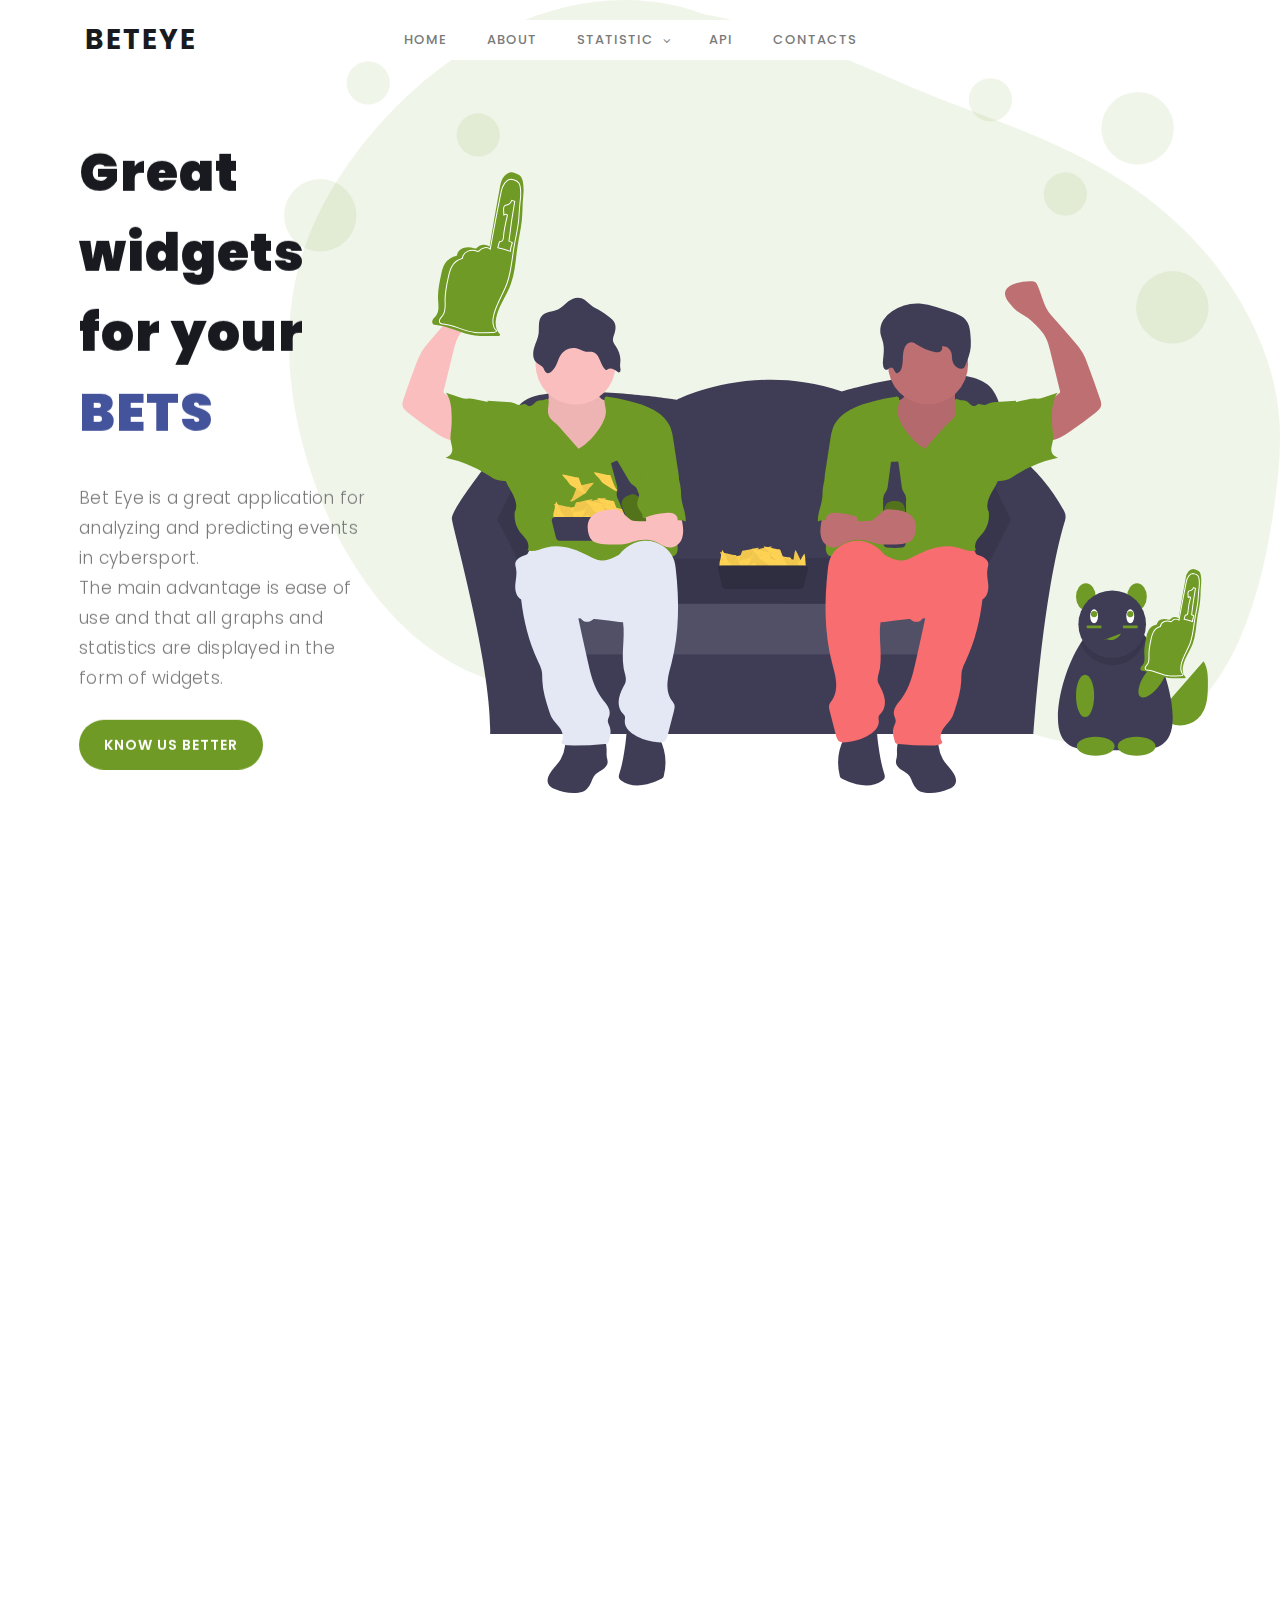
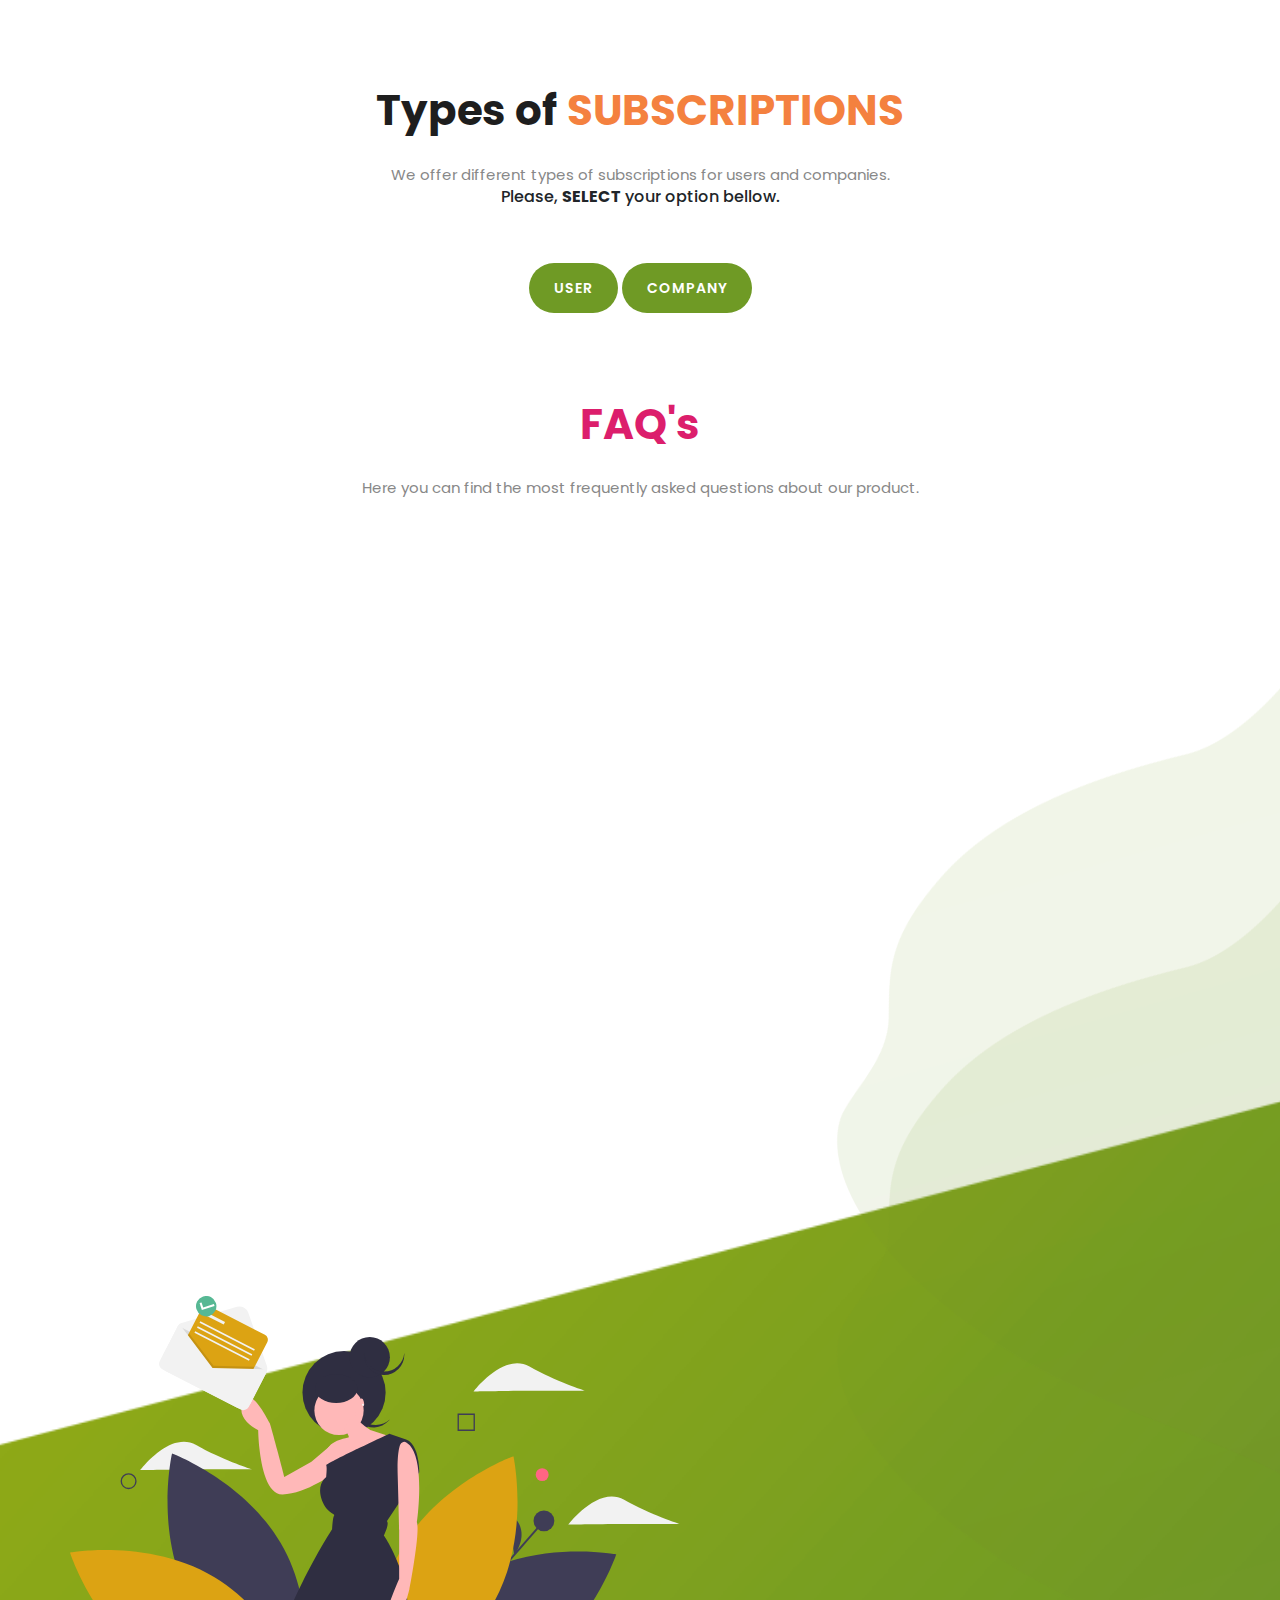
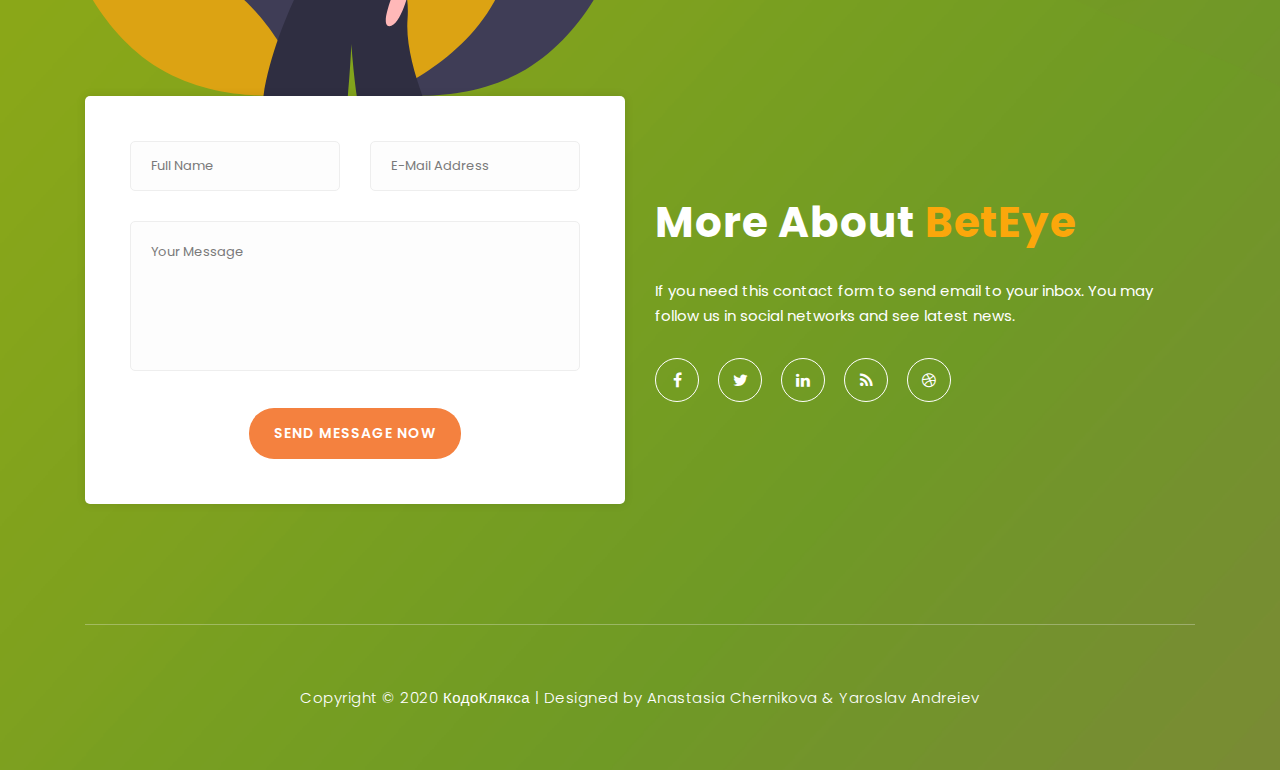
<file: index.html>
<!DOCTYPE html>
<html lang="en">

<head>

    <meta charset="utf-8">
    <meta name="viewport" content="width=device-width, initial-scale=1, shrink-to-fit=no">
    <meta name="description" content="">
    <meta name="author" content="КодоКлякса">
    <link href="https://fonts.googleapis.com/css?family=Poppins:100,200,300,400,500,600,700,800,900&display=swap" rel="stylesheet">

    <title>Bet Eye</title>
<!--

Lava Landing Page

https://templatemo.com/tm-540-lava-landing-page

-->

    <!-- Additional CSS Files -->
    <link rel="stylesheet" type="text/css" href="assets/css/bootstrap.min.css">

    <link rel="stylesheet" type="text/css" href="assets/css/font-awesome.css">

    <link rel="stylesheet" href="assets/css/templatemo-lava.css">

    <link rel="stylesheet" href="assets/css/owl-carousel.css">

</head>

<body>

    <!-- ***** Preloader Start ***** -->
    <div id="preloader">
        <div class="jumper">
            <div></div>
            <div></div>
            <div></div>
        </div>
    </div>
    <!-- ***** Preloader End ***** -->


    <!-- ***** Header Area Start ***** -->
    <header class="header-area header-sticky">
        <div class="container">
            <div class="row">
                <div class="col-12">
                    <nav class="main-nav">
                        <!-- ***** Logo Start ***** -->
                        <a href="index.html" class="logo">
                            BetEye
                        </a>
                        <!-- ***** Logo End ***** -->
                        <!-- ***** Menu Start ***** -->
                        <ul class="nav">
                            <li><a href="index.html" class="menu-item">Home</a></li>
                            <li class="scroll-to-section"><a href="#promotion" class="menu-item">About</a></li>
                            <li class="submenu">
                                <a href="javascript:;">Statistic</a>
                                <ul>
                                    <li><a href="statistic-cs-go.html">CS GO</a></li>
                                    <li><a href="statistic-dota.html">Dota 2 (Coming Soon)</a></li>
                                </ul>
                            </li>
                            <li><a href="comming-soon.html">API</a></li>
                            <li class="scroll-to-section"><a href="#contact-us" class="menu-item">Contacts</a></li>

                        </ul>
                        <a class='menu-trigger'>
                            <span>Menu</span>
                        </a>
                        <!-- ***** Menu End ***** -->
                    </nav>
                </div>
            </div>
        </div>
    </header>
    <!-- ***** Header Area End ***** -->


    <!-- ***** Welcome Area Start ***** -->
    <div class="welcome-area" id="welcome">

        <!-- ***** Header Text Start ***** -->
        <div class="header-text">
            <div class="container">
                <div class="row">
                    <div class="left-text col-lg-6 col-md-12 col-sm-12 col-xs-12"
                        data-scroll-reveal="enter left move 30px over 0.6s after 0.4s">
                        <h1>Great widgets for your <em>BETS</em></h1>
                        <p>Bet Eye is a great application for analyzing and predicting events in cybersport.<br>
                           The main advantage is ease of use and that all graphs and statistics are displayed in the form of widgets.</p> 
                        <a href="#promotion"  class="main-button-slider">KNOW US BETTER</a>
                    </div>
                </div>
            </div>
        </div>
        <!-- ***** Header Text End ***** -->
    </div>
    <!-- ***** Welcome Area End ***** -->

    <!-- ***** Features Big Item Start ***** -->
    <section class="section" id="promotion">
        <div class="container">
            <div class="row">
                <div class="left-image col-lg-5 col-md-12 col-sm-12 mobile-bottom-fix-big"
                    data-scroll-reveal="enter left move 30px over 0.6s after 0.4s">
                    <img src="assets/images/left-image.png" class="rounded img-fluid d-block mx-auto" alt="App">
                </div>
                <div class="right-text offset-lg-1 col-lg-6 col-md-12 col-sm-12 mobile-bottom-fix">
                    <ul>
                        <li data-scroll-reveal="enter right move 30px over 0.6s after 0.4s">
                            <img src="assets/images/graph.svg" alt="" height="160px">
                            <div class="text">
                                <h4>Simple&Interesting Statistic</h4>
                                <p>Forget about conservative tables with lots of notation. Now you can get the information in cool forms of visualization in seconds. </p>
                            </div>
                        </li>
                        <li data-scroll-reveal="enter right move 30px over 0.6s after 0.5s">
                            <img src="assets/images/graph2.svg" alt="" height="162px">
                            <div class="text">
                                <h4>Best Games in Cybersport</h4>
                                <p>We collect only the best data on trend events in cybersport. Therefore, with us you will always be able to analyze your bets and use prediction algorithms.</p>
                            </div>
                        </li>
                        <li data-scroll-reveal="enter right move 30px over 0.6s after 0.6s">
                            <img src="assets/images/graph3.svg" alt="" height="140px">
                            <div class="text">
                                <h4>Easy integration to your App</h4>
                                <p>Our main product is widgets. We will be happy to help for bookmaker company which looking for trending tools for its app. BetEye is your best solution.</p>
                            </div>
                        </li>
                    </ul>
                </div>
            </div>
        </div>
    </section>
    <!-- ***** Features Big Item End ***** -->
    <!-- ***** Subsriptions *****-->


     <div style="margin-top: 500px" class="right-image-decor"></div>

    <!-- ***** Testimonials Starts ***** -->
    <section class="section" id="subscriptions">
        <div class="container">
            <div class="row">
                <div class="col-lg-8 offset-lg-2">
                    <div class="center-heading">
                        <h2>Types of <em>SUBSCRIPTIONS</em></h2>
                        <p> We offer different types of subscriptions for users and companies.<br> </p>
                        <div class="text-center">
                                <h6>Please, <b> SELECT </b>  your option bellow.</h6>   
                        </div>
                       
                </div>  
            </div>
        </div>
             <div  class="text-center">
            <a style="color: white !important" class="main-button-slider" onclick="openCity(event, 'Paris')"> User</a> 
            <a style="color: white !important" class="main-button-slider" onclick="openCity(event, 'London')"> Company</a> 
             </div>
        
<div id="London" class="tabcontent">
<section class="section" id="about">
        <div class="container">
            <div class="row">
                <div class="col-lg-4 col-md-6 col-sm-12 col-xs-12">
                    <div class="features-item">
                        <div class="features-icon">
                            <h2 style="color: rgba( 241, 85, 106, 0.5 ); !important"> 01</h2>
                            <img src="assets/images/eye11.png" alt="">
                            <h4>One Eye</h4>
                            <p>You have the opportunity to place a widget in your product and use the demo version for 14 days. </p>
                            <a href="comming-soon.html" class="main-button">
                                 GET FREE
                            </a>
                        </div>
                    </div>
                </div>
                <div class="col-lg-4 col-md-6 col-sm-12 col-xs-12">
                    <div class="features-item">
                        <div class="features-icon">
                            <h2 style="color: rgba( 241, 85, 106, 0.5 ) !important">02</h2>
                            <img src="assets/images/eye22.png" alt="">
                            <h4>Two Eyes</h4>
                            <p>You get amazing widgets with cybersport statistic and its documentation. </p>
                            <a href="comming-soon.html" class="main-button">
                                Buy 15$ per month
                            </a>
                        </div>
                    </div>
                </div>
                <div class="col-lg-4 col-md-6 col-sm-12 col-xs-12">
                    <div class="features-item">
                        <div class="features-icon">
                            <h2 style="color: rgba( 241, 85, 106, 0.5 ) !important">03</h2>
                            <img src="assets/images/eye33.png" alt="" height="247 px" style="margin-top: 25px">
                            <h4>Three Eyes</h4>
                            <p>You have an opportunity of customization your widgets and unlimited support 24/7 .</p>
                            <a href="comming-soon.html" class="main-button">
                                Buy 24$ per month
                            </a>
                        </div>
                    </div>
                </div>
            </div>
        </div>
    </section>
</div>

<div id="Paris" class="tabcontent">
<section class="section" id="about">
        <div class="container">
            <div class="row">
                <div class="col-lg-4 col-md-6 col-sm-12 col-xs-12">
                    <div class="features-item">
                        <div class="features-icon">
                            <h2>01</h2>
                            <img src="assets/images/eye1.png" alt="">
                            <h4>One Eye</h4>
                            <p>You get a basic package of charts and plots. Also you have access to information about cybersport events.</p>
                            <a href="comming-soon.html" class="main-button">
                                 GET FREE
                            </a>
                        </div>
                    </div>
                </div>
                <div class="col-lg-4 col-md-6 col-sm-12 col-xs-12">
                    <div class="features-item">
                        <div class="features-icon">
                            <h2>02</h2>
                            <img src="assets/images/eye2.png" alt="" height="297 px">
                            <h4>Two Eyes</h4>
                            <p>You get an extended package of interactive infographics and statistics in cybersport </p>
                            <a href="comming-soon.html" class="main-button">
                                Buy 5$ per month
                            </a>
                        </div>
                    </div>
                </div>
                <div class="col-lg-4 col-md-6 col-sm-12 col-xs-12">
                    <div class="features-item">
                        <div class="features-icon">
                            <h2>03</h2>
                            <img src="assets/images/eye3.png" alt="" height="247 px" style="margin-top: 25px">
                            <h4>Three Eyes</h4>
                            <p>You get unlimited access to all kinds of visualized statistics and can view predictions of cybersport events</p>
                            <a href="comming-soon.html" class="main-button">
                                Buy 8$ per month
                            </a>
                        </div>
                    </div>
                </div>
            </div>
        </div>
    </section>
</div>
</section>

<script>
function openCity(evt, cityName) {
    var i, tabcontent, tablinks;
    tabcontent = document.getElementsByClassName("tabcontent");
    for (i = 0; i < tabcontent.length; i++) {
        tabcontent[i].style.display = "none";
    }
    tablinks = document.getElementsByClassName("tablinks");
    for (i = 0; i < tablinks.length; i++) {
        tablinks[i].className = tablinks[i].className.replace(" active", "");
    }
    document.getElementById(cityName).style.display = "block";
    evt.currentTarget.className += " active";
}
</script>


    <div style="margin-top: 500px" class="right-image-decor"></div>

    <!-- ***** Testimonials Starts ***** -->
    <section class="section" id="testimonials">
        <div class="container">
            <div class="row">
                <div class="col-lg-8 offset-lg-2">
                    <div class="center-heading">
                        <h2><em style="color: #dc1e6c !important" >FAQ's</em></h2>
                        <p>Here you can find the most frequently asked questions about our product.</p>
                    </div>
                </div>
                <div class="col-lg-10 col-md-12 col-sm-12 mobile-bottom-fix-big"
                    data-scroll-reveal="enter left move 30px over 0.6s after 0.4s">
                    <div class="owl-carousel owl-theme">
                        <div class="item service-item">
                            <div class="testimonial-content">
                                <h4>Is your iframe responsive?</h4>
                                <p>“Yes, it is adaptive to most web application. We also provide technical support to our users.”</p>
                               
                            </div>
                        </div>
                        <div class="item service-item">
                            <div class="testimonial-content">
                                <h4>How many types of subscriptions are there?</h4>
                                <p>“There are 6 types of subscriptions: for users and for companies.”</p>
                            </div>
                        </div>
                        <div class="item service-item">
                            <div class="testimonial-content">
                                <h4>For what cybersport events can I find statistics on?</h4>
                                <p>“Now we specialize in Dota and CS:GO, but soon you can find more info.”</p>
                
                            </div>
                        </div>
                        <div class="item service-item">
                            <div class="testimonial-content">
                                <h4>Are your tables and graphics interactive?</h4>
                                <p>"Yes, of course, this is our main advantage and benefit."</p>
                            </div>
                        </div>
                    </div>
                </div>
            </div>
        </div>
    </section>
    <!-- ***** Testimonials Ends ***** -->


    <!-- ***** Footer Start ***** -->
    <footer id="contact-us">
        <div class="container">
            <div class="footer-content">
                <div class="row">
                    <img src="assets/images/happynews.svg" alt="" height="400 px" >
                    <!-- ***** Contact Form Start ***** -->
                    <div class="col-lg-6 col-md-12 col-sm-12">
                        <div class="contact-form">
                            <form id="contact" action="" method="post">
                                <div class="row">
                                    <div class="col-md-6 col-sm-12">
                                        <fieldset>
                                            <input name="name" type="text" id="name" placeholder="Full Name" required=""
                                                style="background-color: rgba(250,250,250,0.3);">
                                        </fieldset>
                                    </div>
                                    <div class="col-md-6 col-sm-12">
                                        <fieldset>
                                            <input name="email" type="text" id="email" placeholder="E-Mail Address"
                                                required="" style="background-color: rgba(250,250,250,0.3);">
                                        </fieldset>
                                    </div>
                                    <div class="col-lg-12">
                                        <fieldset>
                                            <textarea name="message" rows="6" id="message" placeholder="Your Message"
                                                required="" style="background-color: rgba(250,250,250,0.3);"></textarea>
                                        </fieldset>
                                    </div>
                                    <div class="col-lg-12">
                                        <fieldset>
                                            <button type="submit" id="form-submit" class="main-button" >Send Message Now</button>
                                        </fieldset>
                                    </div>
                                </div>
                            </form>
                        </div>
                    </div>
                    <!-- ***** Contact Form End ***** -->
                    <div class="right-content col-lg-6 col-md-12 col-sm-12">
                        
                        <h2>More About <em>BetEye</em></h2>
                        <p>If you need this contact form to send email to your inbox. You may follow us in social networks
                            and see latest news.</p>
                        <ul class="social">
                            <li><a href="#"><i class="fa fa-facebook"></i></a></li>
                            <li><a href="#"><i class="fa fa-twitter"></i></a></li>
                            <li><a href="#"><i class="fa fa-linkedin"></i></a></li>
                            <li><a href="#"><i class="fa fa-rss"></i></a></li>
                            <li><a href="#"><i class="fa fa-dribbble"></i></a></li>
                        </ul>
                    </div>
                </div>
            </div>
            <div class="row">
                <div class="col-lg-12">
                    <div class="sub-footer">
                        <p>Copyright &copy; 2020 КодоКлякса

                        | Designed by Anastasia Chernikova & Yaroslav Andreiev</a></p>
                    </div>
                </div>
            </div>
        </div>
    </footer>

    <!-- jQuery -->
    <script src="assets/js/jquery-2.1.0.min.js"></script>

    <!-- Bootstrap -->
    <script src="assets/js/popper.js"></script>
    <script src="assets/js/bootstrap.min.js"></script>

    <!-- Plugins -->
    <script src="assets/js/owl-carousel.js"></script>
    <script src="assets/js/scrollreveal.min.js"></script>
    <script src="assets/js/waypoints.min.js"></script>
    <script src="assets/js/jquery.counterup.min.js"></script>
    <script src="assets/js/imgfix.min.js"></script>

    <!-- Global Init -->
    <script src="assets/js/custom.js"></script>

</body>
</html>
</file>
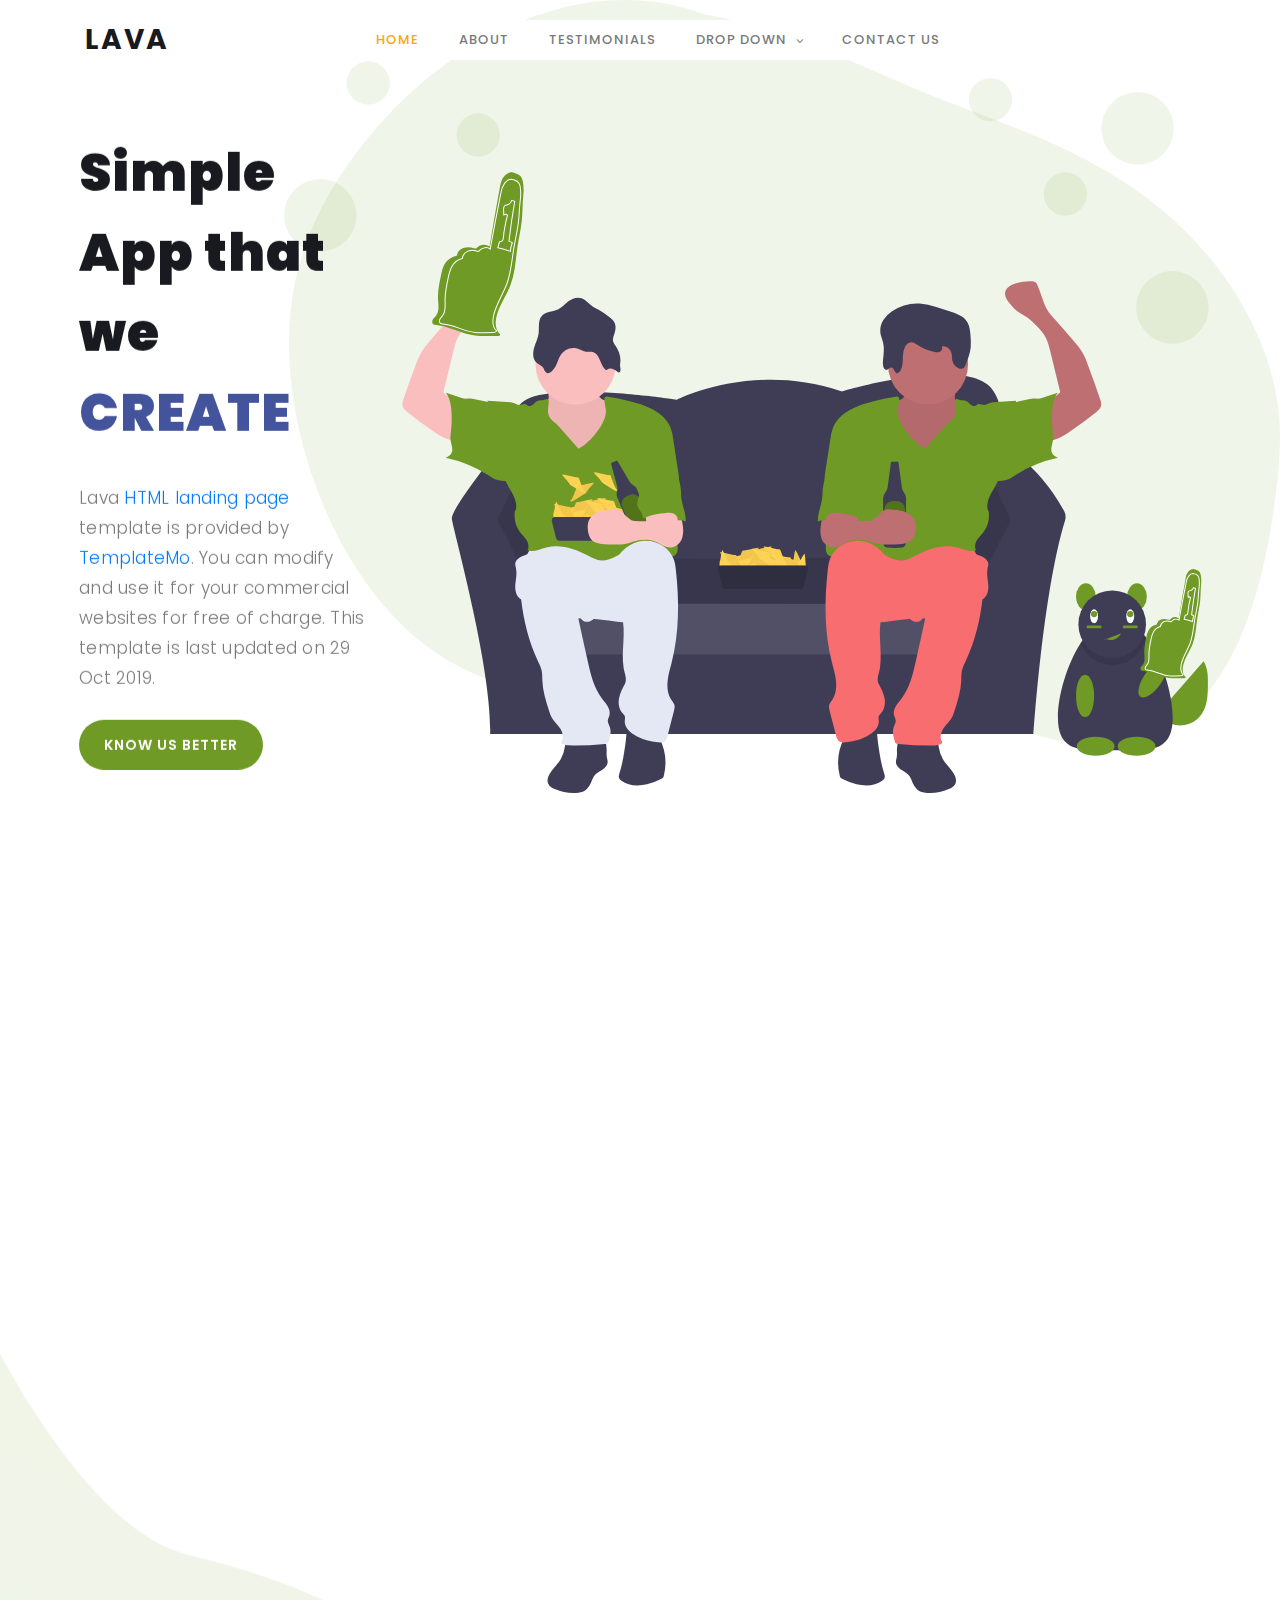
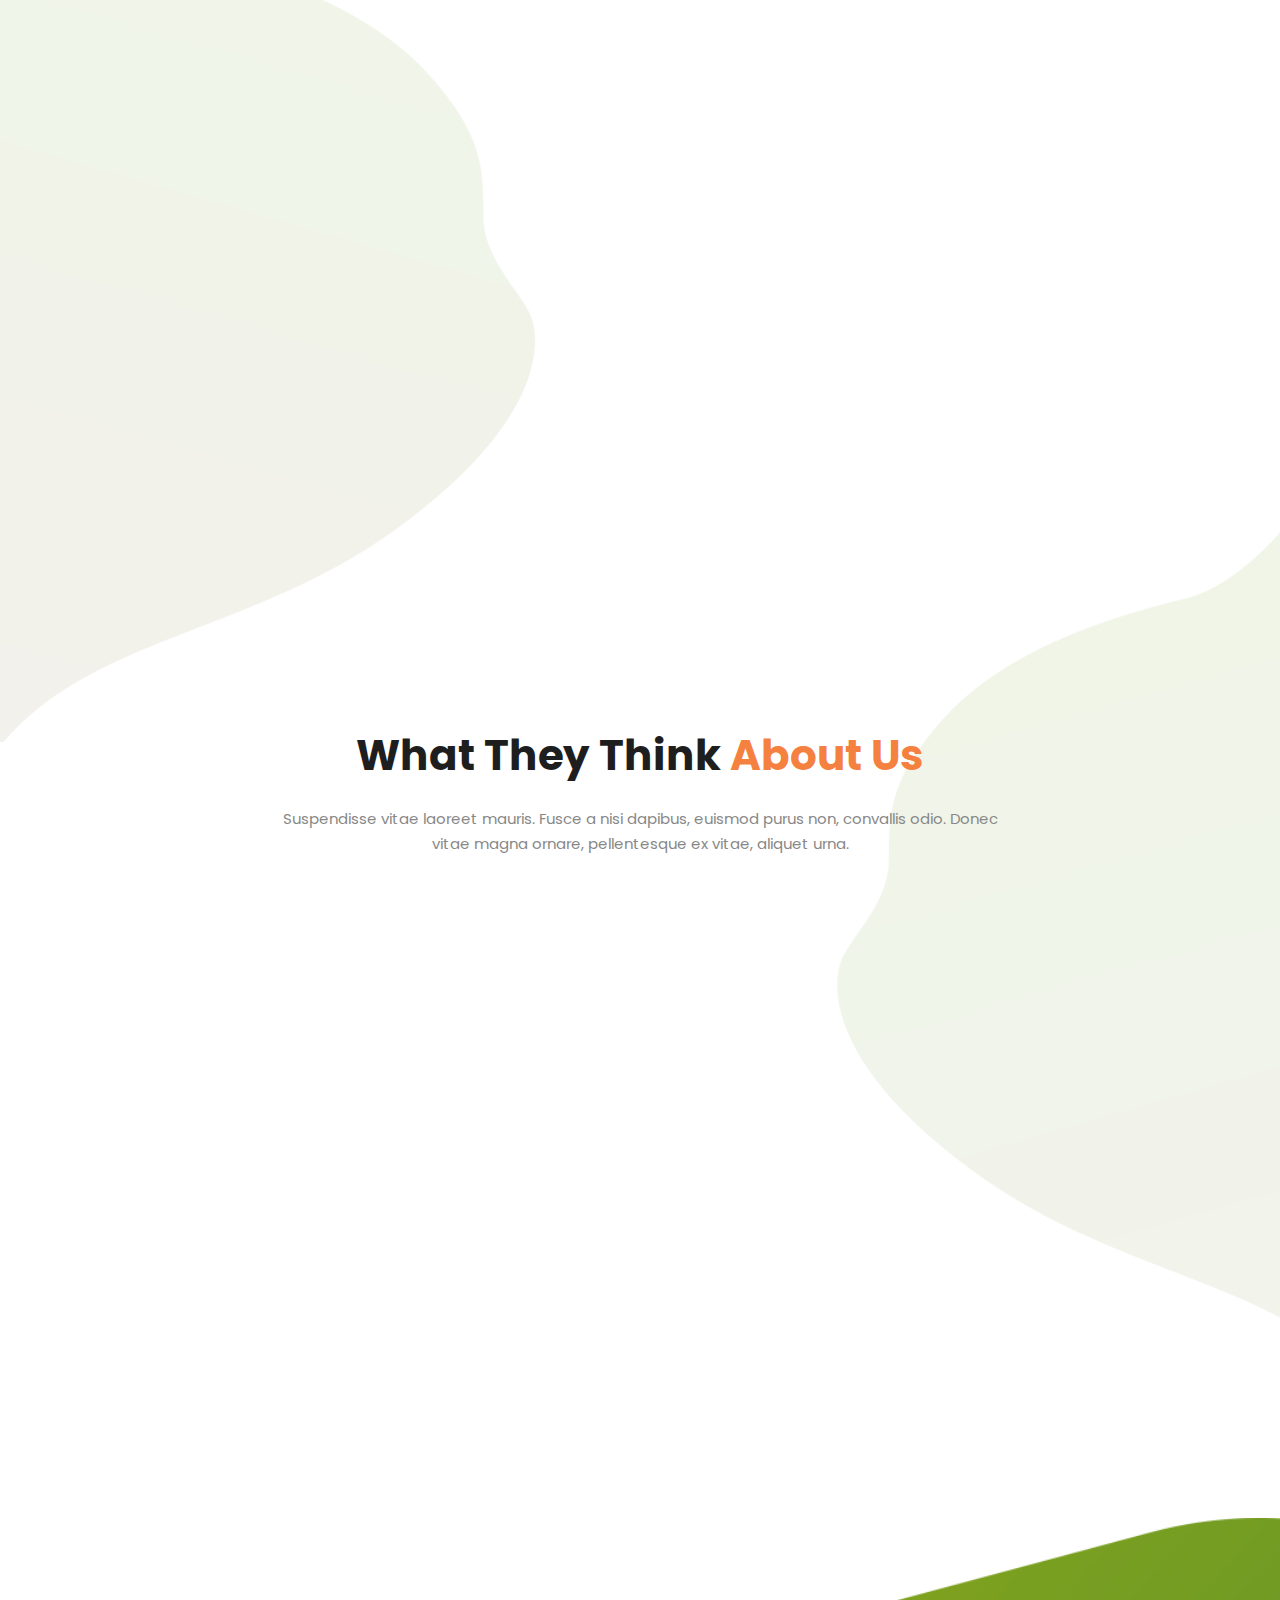
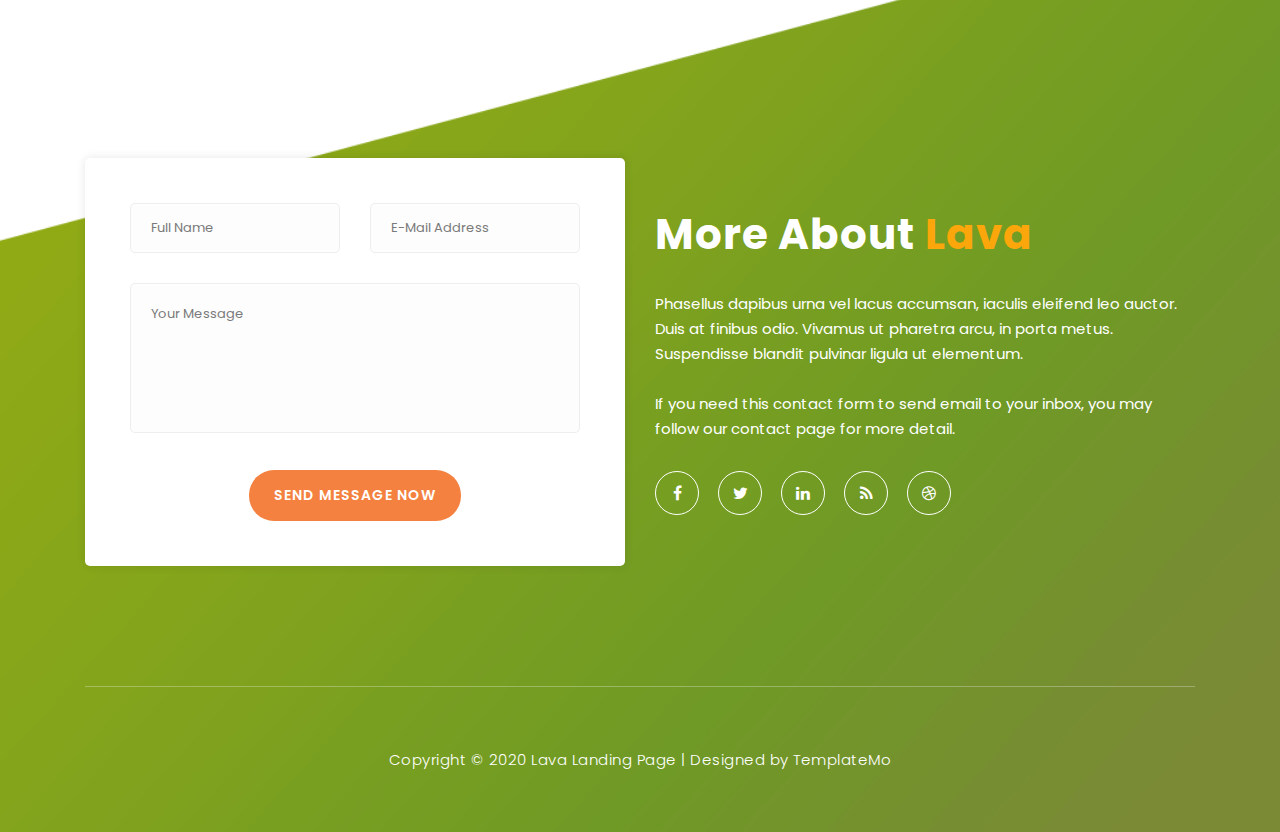
<file: contacts.html>
<!DOCTYPE html>
<html lang="en">

<head>

    <meta charset="utf-8">
    <meta name="viewport" content="width=device-width, initial-scale=1, shrink-to-fit=no">
    <meta name="description" content="">
    <meta name="author" content="TemplateMo">
    <link href="https://fonts.googleapis.com/css?family=Poppins:100,200,300,400,500,600,700,800,900&display=swap" rel="stylesheet">

    <title>Lava Landing Page HTML Template</title>
<!--

Lava Landing Page

https://templatemo.com/tm-540-lava-landing-page

-->

    <!-- Additional CSS Files -->
    <link rel="stylesheet" type="text/css" href="assets/css/bootstrap.min.css">

    <link rel="stylesheet" type="text/css" href="assets/css/font-awesome.css">

    <link rel="stylesheet" href="assets/css/templatemo-lava.css">

    <link rel="stylesheet" href="assets/css/owl-carousel.css">

</head>

<body>

    <!-- ***** Preloader Start ***** -->
    <div id="preloader">
        <div class="jumper">
            <div></div>
            <div></div>
            <div></div>
        </div>
    </div>
    <!-- ***** Preloader End ***** -->


    <!-- ***** Header Area Start ***** -->
    <header class="header-area header-sticky">
        <div class="container">
            <div class="row">
                <div class="col-12">
                    <nav class="main-nav">
                        <!-- ***** Logo Start ***** -->
                        <a href="index.html" class="logo">
                            Lava
                        </a>
                        <!-- ***** Logo End ***** -->
                        <!-- ***** Menu Start ***** -->
                        <ul class="nav">
                            <li class="scroll-to-section"><a href="#welcome" class="menu-item">Home</a></li>
                            <li class="scroll-to-section"><a href="#about" class="menu-item">About</a></li>
                            <li class="scroll-to-section"><a href="#testimonials" class="menu-item">Testimonials</a>
                            </li>
                            <li class="submenu">
                                <a href="javascript:;">Drop Down</a>
                                <ul>
                                    <li><a href="" class="menu-item">About Us</a></li>
                                    <li><a href="" class="menu-item">Features</a></li>
                                    <li><a href="" class="menu-item">FAQ's</a></li>
                                    <li><a href="" class="menu-item">Blog</a></li>
                                </ul>
                            </li>
                            <li class="scroll-to-section"><a href="#contact-us" class="menu-item">Contact Us</a></li>
                        </ul>
                        <a class='menu-trigger'>
                            <span>Menu</span>
                        </a>
                        <!-- ***** Menu End ***** -->
                    </nav>
                </div>
            </div>
        </div>
    </header>
    <!-- ***** Header Area End ***** -->


    <!-- ***** Welcome Area Start ***** -->
    <div class="welcome-area" id="welcome">

        <!-- ***** Header Text Start ***** -->
        <div class="header-text">
            <div class="container">
                <div class="row">
                    <div class="left-text col-lg-6 col-md-12 col-sm-12 col-xs-12"
                        data-scroll-reveal="enter left move 30px over 0.6s after 0.4s">
                        <h1>Simple App that we <em>CREATE</em></h1>
                        <p>Lava <a href="#">HTML landing page</a> template is provided by <a href="#">TemplateMo</a>.
                           You can modify and use it for your commercial websites for free of charge. This template is last updated on 29 Oct 2019.</p> 
                        <a href="#about" class="main-button-slider">KNOW US BETTER</a>
                    </div>
                </div>
            </div>
        </div>
        <!-- ***** Header Text End ***** -->
    </div>
    <!-- ***** Welcome Area End ***** -->

    <!-- ***** Features Big Item Start ***** -->
    <section class="section" id="about">
        <div class="container">
            <div class="row">
                <div class="col-lg-4 col-md-6 col-sm-12 col-xs-12"
                    data-scroll-reveal="enter left move 30px over 0.6s after 0.4s">
                    <div class="features-item">
                        <div class="features-icon">
                            <h2>01</h2>
                            <img src="assets/images/features-icon-1.png" alt="">
                            <h4>Trend Analysis</h4>
                            <p>Curabitur pulvinar vel odio sed sagittis. Nam maximus ex diam, nec consectetur diam.</p>
                            <a href="#testimonials" class="main-button">
                                Read More
                            </a>
                        </div>
                    </div>
                </div>
                <div class="col-lg-4 col-md-6 col-sm-12 col-xs-12"
                    data-scroll-reveal="enter bottom move 30px over 0.6s after 0.4s">
                    <div class="features-item">
                        <div class="features-icon">
                            <h2>02</h2>
                            <img src="assets/images/features-icon-2.png" alt="">
                            <h4>Site Optimization</h4>
                            <p>Curabitur pulvinar vel odio sed sagittis. Nam maximus ex diam, nec consectetur diam.</p>
                            <a href="#testimonials" class="main-button">
                                Discover More
                            </a>
                        </div>
                    </div>
                </div>
                <div class="col-lg-4 col-md-6 col-sm-12 col-xs-12"
                    data-scroll-reveal="enter right move 30px over 0.6s after 0.4s">
                    <div class="features-item">
                        <div class="features-icon">
                            <h2>03</h2>
                            <img src="assets/images/features-icon-3.png" alt="">
                            <h4>Email Design</h4>
                            <p>Curabitur pulvinar vel odio sed sagittis. Nam maximus ex diam, nec consectetur diam.</p>
                            <a href="#testimonials" class="main-button">
                                More Detail
                            </a>
                        </div>
                    </div>
                </div>
            </div>
        </div>
    </section>
    <!-- ***** Features Big Item End ***** -->

    <div class="left-image-decor"></div>

    <!-- ***** Features Big Item Start ***** -->
    <section class="section" id="promotion">
        <div class="container">
            <div class="row">
                <div class="left-image col-lg-5 col-md-12 col-sm-12 mobile-bottom-fix-big"
                    data-scroll-reveal="enter left move 30px over 0.6s after 0.4s">
                    <img src="assets/images/left-image.png" class="rounded img-fluid d-block mx-auto" alt="App">
                </div>
                <div class="right-text offset-lg-1 col-lg-6 col-md-12 col-sm-12 mobile-bottom-fix">
                    <ul>
                        <li data-scroll-reveal="enter right move 30px over 0.6s after 0.4s">
                            <img src="assets/images/about-icon-01.png" alt="">
                            <div class="text">
                                <h4>Vestibulum pulvinar rhoncus</h4>
                                <p>Please do not redistribute this template ZIP file for a download purpose. You may <a
                                rel="nofollow" href="https://templatemo.com/contact" target="_parent">contact</a> us for
                            additional licensing of our template or to get a PSD file.</p>
                            </div>
                        </li>
                        <li data-scroll-reveal="enter right move 30px over 0.6s after 0.5s">
                            <img src="assets/images/about-icon-02.png" alt="">
                            <div class="text">
                                <h4>Sed blandit quam in velit</h4>
                                <p>You can <a rel="nofollow"
                                        href="https://templatemo.com/tm-540-lava-landing-page">download Lava
                                        Template</a> from our website. Duis viverra, ipsum et scelerisque placerat, orci
                                    magna consequat ligula.</p>
                            </div>
                        </li>
                        <li data-scroll-reveal="enter right move 30px over 0.6s after 0.6s">
                            <img src="assets/images/about-icon-03.png" alt="">
                            <div class="text">
                                <h4>Aenean faucibus venenatis</h4>
                                <p>Phasellus in imperdiet felis, eget vestibulum nulla. Aliquam nec dui nec augue
                                    maximus porta. Curabitur tristique lacus.</p>
                            </div>
                        </li>
                    </ul>
                </div>
            </div>
        </div>
    </section>
    <!-- ***** Features Big Item End ***** -->

    <div class="right-image-decor"></div>

    <!-- ***** Testimonials Starts ***** -->
    <section class="section" id="testimonials">
        <div class="container">
            <div class="row">
                <div class="col-lg-8 offset-lg-2">
                    <div class="center-heading">
                        <h2>What They Think <em>About Us</em></h2>
                        <p>Suspendisse vitae laoreet mauris. Fusce a nisi dapibus, euismod purus non, convallis odio.
                            Donec vitae magna ornare, pellentesque ex vitae, aliquet urna.</p>
                    </div>
                </div>
                <div class="col-lg-10 col-md-12 col-sm-12 mobile-bottom-fix-big"
                    data-scroll-reveal="enter left move 30px over 0.6s after 0.4s">
                    <div class="owl-carousel owl-theme">
                        <div class="item service-item">
                            <div class="author">
                                <i><img src="assets/images/testimonial-author-1.png" alt="Author One"></i>
                            </div>
                            <div class="testimonial-content">
                                <ul class="stars">
                                    <li><i class="fa fa-star"></i></li>
                                    <li><i class="fa fa-star"></i></li>
                                    <li><i class="fa fa-star"></i></li>
                                    <li><i class="fa fa-star"></i></li>
                                    <li><i class="fa fa-star"></i></li>
                                </ul>
                                <h4>Jonathan Smart</h4>
                                <p>“Nullam hendrerit, elit a semper pharetra, ipsum nibh tristique tortor, in tempus
                                    urna elit in mauris.”</p>
                                <span>Besta CTO</span>
                            </div>
                        </div>
                        <div class="item service-item">
                            <div class="author">
                                <i><img src="assets/images/testimonial-author-1.png" alt="Second Author"></i>
                            </div>
                            <div class="testimonial-content">
                                <ul class="stars">
                                    <li><i class="fa fa-star"></i></li>
                                    <li><i class="fa fa-star"></i></li>
                                    <li><i class="fa fa-star"></i></li>
                                    <li><i class="fa fa-star"></i></li>
                                    <li><i class="fa fa-star"></i></li>
                                </ul>
                                <h4>Martino Tino</h4>
                                <p>“Morbi non mi luctus felis molestie scelerisque. In ac libero viverra, placerat est
                                    interdum, rhoncus leo.”</p>
                                <span>Web Analyst</span>
                            </div>
                        </div>
                        <div class="item service-item">
                            <div class="author">
                                <i><img src="assets/images/testimonial-author-1.png" alt="Author Third"></i>
                            </div>
                            <div class="testimonial-content">
                                <ul class="stars">
                                    <li><i class="fa fa-star"></i></li>
                                    <li><i class="fa fa-star"></i></li>
                                    <li><i class="fa fa-star"></i></li>
                                </ul>
                                <h4>George Tasa</h4>
                                <p>“Fusce rutrum in dolor sit amet lobortis. Ut at vehicula justo. Donec quam dolor,
                                    congue a fringilla sed, maximus et urna.”</p>
                                <span>System Admin</span>
                            </div>
                        </div>
                        <div class="item service-item">
                            <div class="author">
                                <i><img src="assets/images/testimonial-author-1.png" alt="Fourth Author"></i>
                            </div>
                            <div class="testimonial-content">
                                <ul class="stars">
                                    <li><i class="fa fa-star"></i></li>
                                    <li><i class="fa fa-star"></i></li>
                                    <li><i class="fa fa-star"></i></li>
                                    <li><i class="fa fa-star"></i></li>
                                </ul>
                                <h4>Sir James</h4>
                                <p>"Fusce rutrum in dolor sit amet lobortis. Ut at vehicula justo. Donec quam dolor,
                                    congue a fringilla sed, maximus et urna."</p>
                                <span>New Villager</span>
                            </div>
                        </div>
                    </div>
                </div>
            </div>
        </div>
    </section>
    <!-- ***** Testimonials Ends ***** -->


    <!-- ***** Footer Start ***** -->
    <footer id="contact-us">
        <div class="container">
            <div class="footer-content">
                <div class="row">
                    <!-- ***** Contact Form Start ***** -->
                    <div class="col-lg-6 col-md-12 col-sm-12">
                        <div class="contact-form">
                            <form id="contact" action="" method="post">
                                <div class="row">
                                    <div class="col-md-6 col-sm-12">
                                        <fieldset>
                                            <input name="name" type="text" id="name" placeholder="Full Name" required=""
                                                style="background-color: rgba(250,250,250,0.3);">
                                        </fieldset>
                                    </div>
                                    <div class="col-md-6 col-sm-12">
                                        <fieldset>
                                            <input name="email" type="text" id="email" placeholder="E-Mail Address"
                                                required="" style="background-color: rgba(250,250,250,0.3);">
                                        </fieldset>
                                    </div>
                                    <div class="col-lg-12">
                                        <fieldset>
                                            <textarea name="message" rows="6" id="message" placeholder="Your Message"
                                                required="" style="background-color: rgba(250,250,250,0.3);"></textarea>
                                        </fieldset>
                                    </div>
                                    <div class="col-lg-12">
                                        <fieldset>
                                            <button type="submit" id="form-submit" class="main-button">Send Message
                                                Now</button>
                                        </fieldset>
                                    </div>
                                </div>
                            </form>
                        </div>
                    </div>
                    <!-- ***** Contact Form End ***** -->
                    <div class="right-content col-lg-6 col-md-12 col-sm-12">
                        <h2>More About <em>Lava</em></h2>
                        <p>Phasellus dapibus urna vel lacus accumsan, iaculis eleifend leo auctor. Duis at finibus odio.
                            Vivamus ut pharetra arcu, in porta metus. Suspendisse blandit pulvinar ligula ut elementum.
                            <br><br>If you need this contact form to send email to your inbox, you may follow our <a
                                rel="nofollow" href="https://templatemo.com/contact" target="_parent">contact</a> page
                            for more detail.</p>
                        <ul class="social">
                            <li><a href="https://fb.com/templatemo"><i class="fa fa-facebook"></i></a></li>
                            <li><a href="#"><i class="fa fa-twitter"></i></a></li>
                            <li><a href="#"><i class="fa fa-linkedin"></i></a></li>
                            <li><a href="#"><i class="fa fa-rss"></i></a></li>
                            <li><a href="#"><i class="fa fa-dribbble"></i></a></li>
                        </ul>
                    </div>
                </div>
            </div>
            <div class="row">
                <div class="col-lg-12">
                    <div class="sub-footer">
                        <p>Copyright &copy; 2020 Lava Landing Page

                        | Designed by <a rel="nofollow" href="https://templatemo.com">TemplateMo</a></p>
                    </div>
                </div>
            </div>
        </div>
    </footer>

    <!-- jQuery -->
    <script src="assets/js/jquery-2.1.0.min.js"></script>

    <!-- Bootstrap -->
    <script src="assets/js/popper.js"></script>
    <script src="assets/js/bootstrap.min.js"></script>

    <!-- Plugins -->
    <script src="assets/js/owl-carousel.js"></script>
    <script src="assets/js/scrollreveal.min.js"></script>
    <script src="assets/js/waypoints.min.js"></script>
    <script src="assets/js/jquery.counterup.min.js"></script>
    <script src="assets/js/imgfix.min.js"></script>

    <!-- Global Init -->
    <script src="assets/js/custom.js"></script>

</body>
</html>
</file>
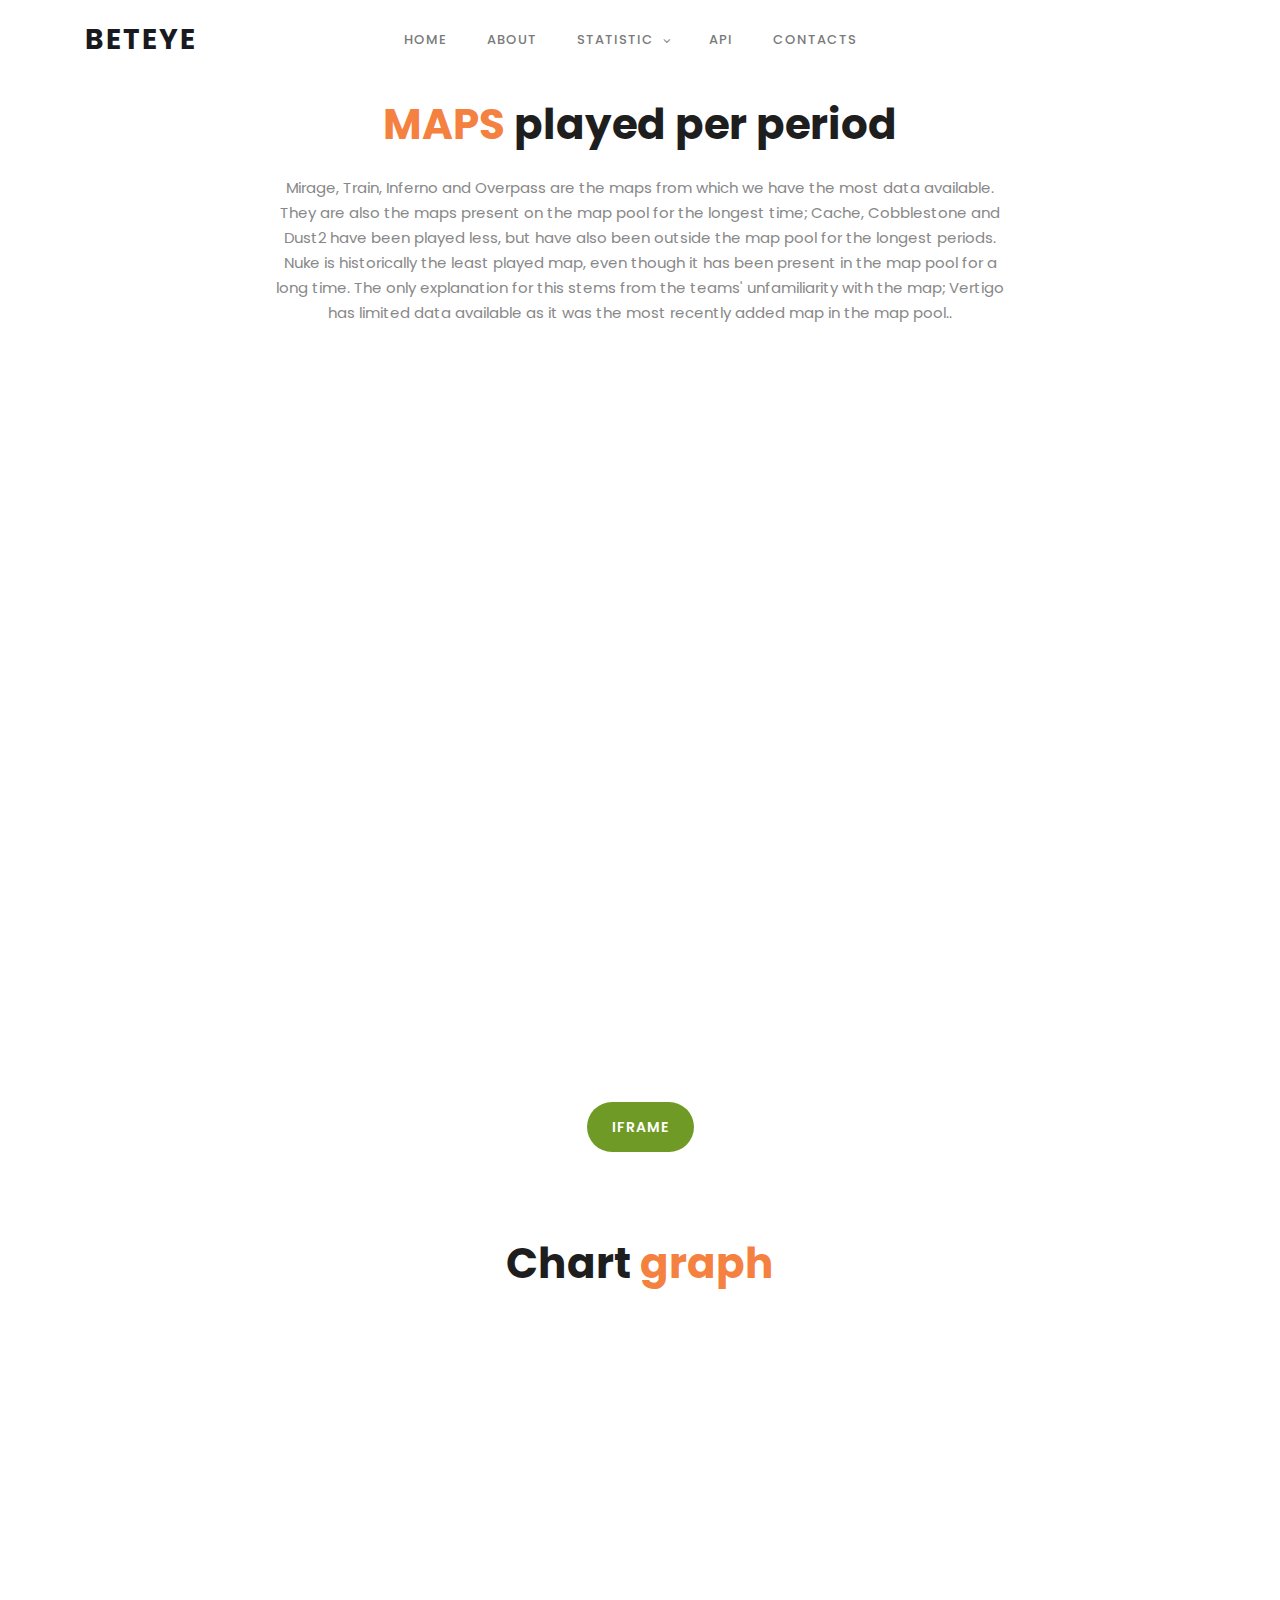
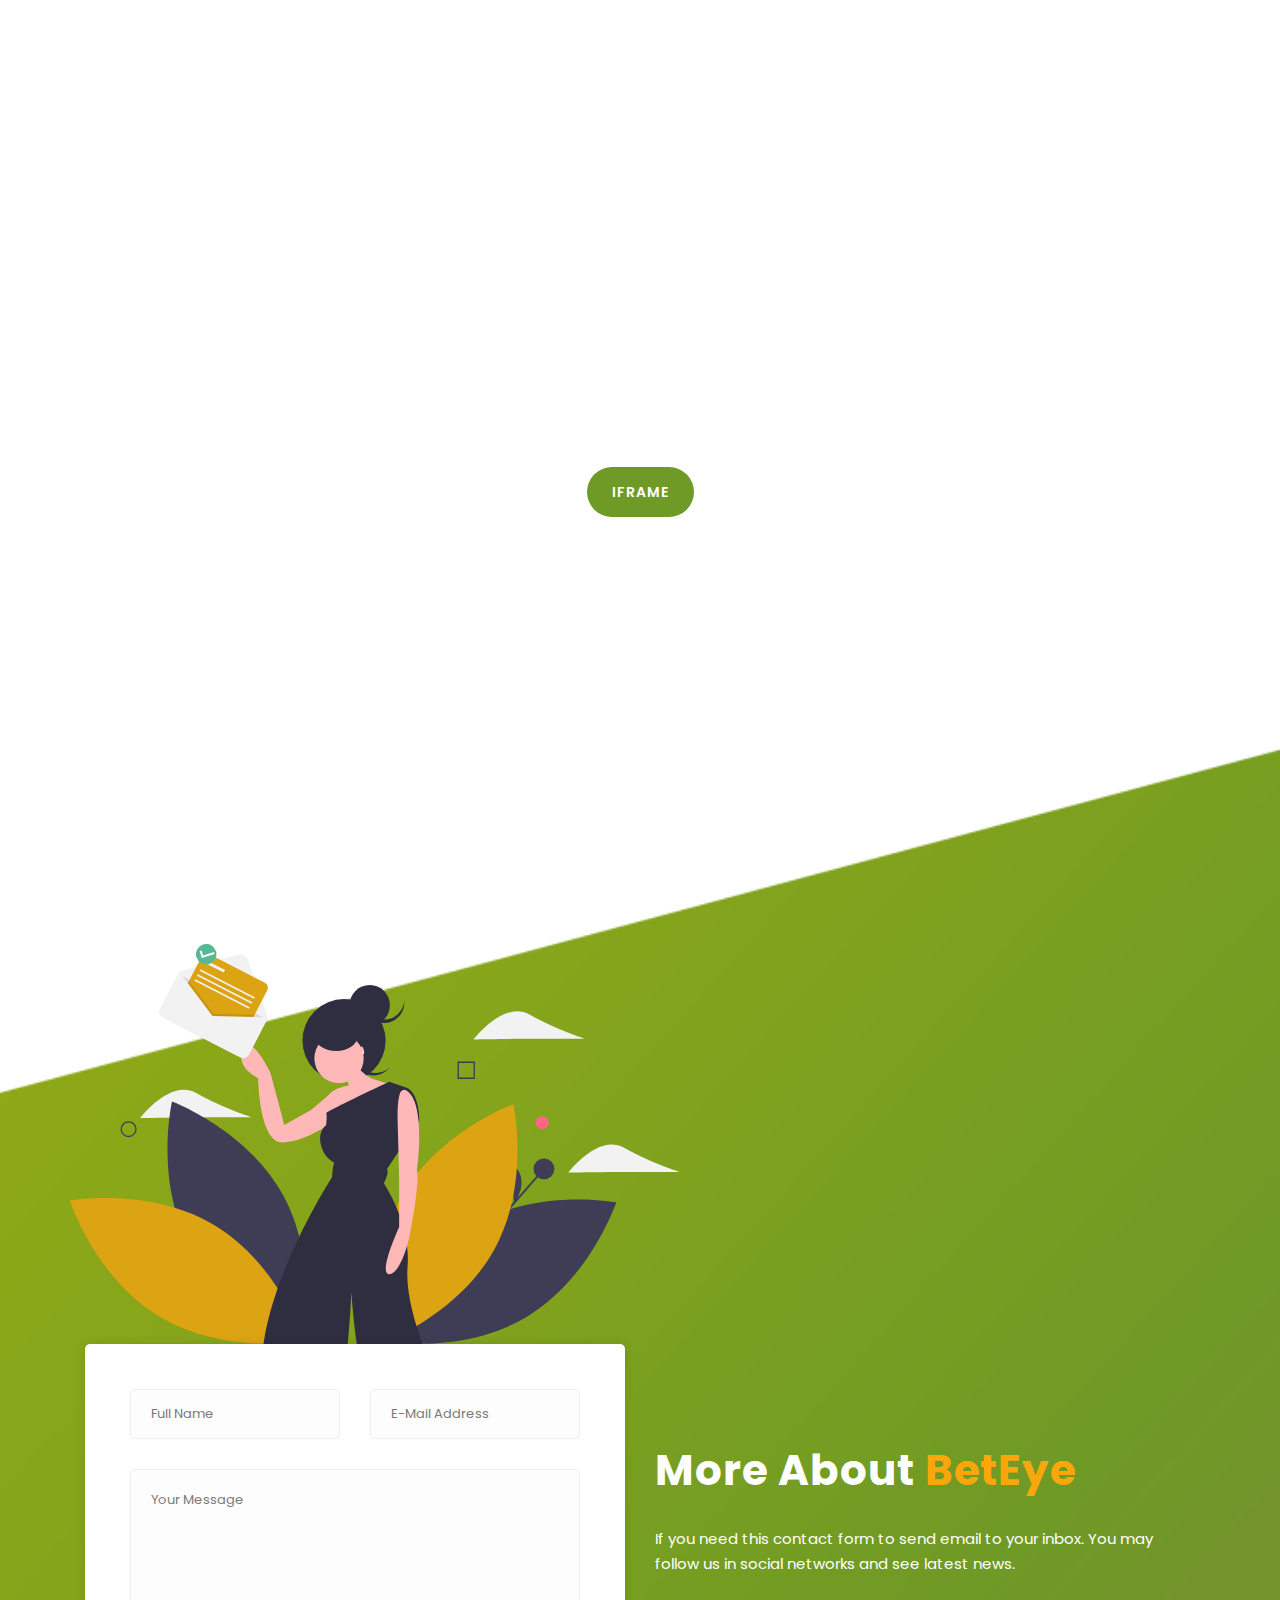
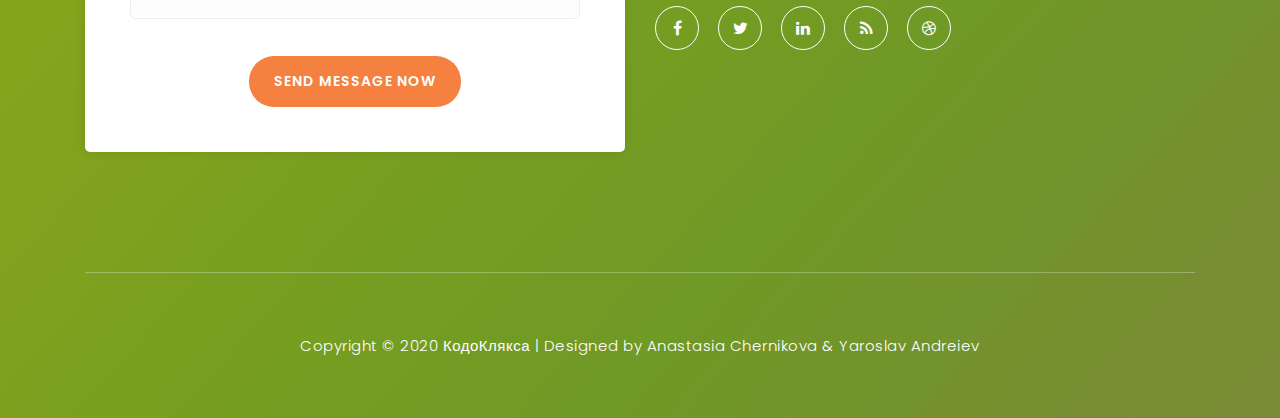
<file: statistic-cs-go-maps.html>
<!DOCTYPE html>
<html lang="en">

<head>

    <meta charset="utf-8">
    <meta name="viewport" content="width=device-width, initial-scale=1, shrink-to-fit=no">
    <meta name="description" content="">
    <meta name="author" content="TemplateMo">
    <link href="https://fonts.googleapis.com/css?family=Poppins:100,200,300,400,500,600,700,800,900&display=swap" rel="stylesheet">

    <title>Bet Eye CS GO-Maps</title>
<!--

Lava Landing Page

https://templatemo.com/tm-540-lava-landing-page

-->

    <!-- Additional CSS Files -->
    <link rel="stylesheet" type="text/css" href="assets/css/bootstrap.min.css">

    <link rel="stylesheet" type="text/css" href="assets/css/font-awesome.css">

    <link rel="stylesheet" href="assets/css/templatemo-lava.css">

    <link rel="stylesheet" href="assets/css/owl-carousel.css">

</head>

<body>

    <!-- ***** Preloader Start ***** -->
    <div id="preloader">
        <div class="jumper">
            <div></div>
            <div></div>
            <div></div>
        </div>
    </div>
    <!-- ***** Preloader End ***** -->


 <!-- ***** Header Area Start ***** -->
    <header class="header-area header-sticky">
        <div class="container">
            <div class="row">
                <div class="col-12">
                    <nav class="main-nav">
                        <!-- ***** Logo Start ***** -->
                        <a href="index.html" class="logo">
                            BetEye
                        </a>
                        <!-- ***** Logo End ***** -->
                        <!-- ***** Menu Start ***** -->
                        <ul class="nav">
                            <li><a href="index.html">Home</a></li>
                            <li class="scroll-to-section"><a href="#promotion" class="menu-item">About</a></li>
                            <li class="submenu">
                                <a href="javascript:;">Statistic</a>
                                <ul>
                                    <li><a href="statistic-cs-go.html">CS GO</a></li>
                                    <li><a href="statistic-dota.html">Dota 2 (Coming Soon)</a></li>
                                </ul>
                            </li>
                            <li><a href="comming-soon.html">API</a></li>
                            <li><a href="index.html">Contacts</a></li>

                        </ul>
                        <a class='menu-trigger'>
                            <span>Menu</span>
                        </a>
                        <!-- ***** Menu End ***** -->
                    </nav>
                </div>
            </div>
        </div>
    </header>
    <!-- ***** Header Area End ***** -->



    <!-- ***** Testimonials Starts ***** -->
<section class="section" id="testimonials">
        <div class="container">
            <div class="row">
                <div class="col-lg-8 offset-lg-2">
                    <div class="center-heading">
                        <h2><em>MAPS </em> played per period</h2>
                         <p>Mirage, Train, Inferno and Overpass are the maps from which we have the most data available. 
    They are also the maps present on the map pool for the longest time;
    Cache, Cobblestone and Dust2 have been played less, but have also been outside the map pool for the longest periods.
    Nuke is historically the least played map, even though it has been present in the map pool for a long time.
    The only explanation for this stems from the teams' unfamiliarity with the map;
    Vertigo has limited data available as it was the most recently added map in the map pool..</p>
                    </div>
                </div>
            </div>
        </div>
    </section>
<div class="embed-responsive embed-responsive-16by9">
  <iframe class="embed-responsive-item" src="https://anastasiachernikova.github.io/BetEye.Data/cs_go_map_played.html"></iframe>
</div>
             <div  class="text-center">
            <a style="color: white !important" class="main-button-slider" onclick="openCity(event, 'iframe1')">iFrame</a> 
             </div>
<div id="iframe1" class="tabcontent">
   <div class="text-center">
    <p style="margin: 20px 20px 20px;">iframe src="https://anastasiachernikova.github.io/BetEye.Data/cs_go_map_played.html"<p>
   </div>

</div>
<script>
function openCity(evt, cityName) {
    var i, tabcontent, tablinks;
    tabcontent = document.getElementsByClassName("tabcontent");
    for (i = 0; i < tabcontent.length; i++) {
        tabcontent[i].style.display = "none";
    }
    tablinks = document.getElementsByClassName("tablinks");
    for (i = 0; i < tablinks.length; i++) {
        tablinks[i].className = tablinks[i].className.replace(" active", "");
    }
    document.getElementById(cityName).style.display = "block";
    evt.currentTarget.className += " active";
}
</script>
<section class="section" id="testimonials">
        <div class="container">
            <div class="row">
                <div class="col-lg-8 offset-lg-2">
                    <div class="center-heading">
                        <h2>Chart <em>graph</em></h2>
                    </div>
                </div>
            </div>
        </div>
    </section>
<div class="embed-responsive embed-responsive-16by9">
  <iframe class="embed-responsive-item" src="https://anastasiachernikova.github.io/BetEye.Data/cs_go_map_played_chart.html"></iframe>
</div>            
<div  class="text-center">
            <a style="color: white !important" class="main-button-slider" onclick="openCity(event, 'iframe2')">iFrame</a> 
</div>
<div id="iframe2" class="tabcontent">
   <div class="text-center">
    <p style="margin: 20px 20px 20px;">iframe src="https://anastasiachernikova.github.io/BetEye.Data/cs_go_map_played_chart.html"<p>
   </div>
</div>
    <!-- ***** Testimonials Ends ***** -->


    <!-- ***** Footer Start ***** -->
    <footer id="contact-us">
        <div class="container">
            <div class="footer-content">
                <div class="row">
                    <img src="assets/images/happynews.svg" alt="" height="400 px" >
                    <!-- ***** Contact Form Start ***** -->
                    <div class="col-lg-6 col-md-12 col-sm-12">
                        <div class="contact-form">
                            <form id="contact" action="" method="post">
                                <div class="row">
                                    <div class="col-md-6 col-sm-12">
                                        <fieldset>
                                            <input name="name" type="text" id="name" placeholder="Full Name" required=""
                                                style="background-color: rgba(250,250,250,0.3);">
                                        </fieldset>
                                    </div>
                                    <div class="col-md-6 col-sm-12">
                                        <fieldset>
                                            <input name="email" type="text" id="email" placeholder="E-Mail Address"
                                                required="" style="background-color: rgba(250,250,250,0.3);">
                                        </fieldset>
                                    </div>
                                    <div class="col-lg-12">
                                        <fieldset>
                                            <textarea name="message" rows="6" id="message" placeholder="Your Message"
                                                required="" style="background-color: rgba(250,250,250,0.3);"></textarea>
                                        </fieldset>
                                    </div>
                                    <div class="col-lg-12">
                                        <fieldset>
                                            <button type="submit" id="form-submit" class="main-button" >Send Message Now</button>
                                        </fieldset>
                                    </div>
                                </div>
                            </form>
                        </div>
                    </div>
                    <!-- ***** Contact Form End ***** -->
                    <div class="right-content col-lg-6 col-md-12 col-sm-12">
                        
                        <h2>More About <em>BetEye</em></h2>
                        <p>If you need this contact form to send email to your inbox. You may follow us in social networks
                            and see latest news.</p>
                        <ul class="social">
                            <li><a href="#"><i class="fa fa-facebook"></i></a></li>
                            <li><a href="#"><i class="fa fa-twitter"></i></a></li>
                            <li><a href="#"><i class="fa fa-linkedin"></i></a></li>
                            <li><a href="#"><i class="fa fa-rss"></i></a></li>
                            <li><a href="#"><i class="fa fa-dribbble"></i></a></li>
                        </ul>
                    </div>
                </div>
            </div>
            <div class="row">
                <div class="col-lg-12">
                    <div class="sub-footer">
                        <p>Copyright &copy; 2020 КодоКлякса

                        | Designed by Anastasia Chernikova & Yaroslav Andreiev</a></p>
                    </div>
                </div>
            </div>
        </div>
    </footer>

    <!-- jQuery -->
    <script src="assets/js/jquery-2.1.0.min.js"></script>

    <!-- Bootstrap -->
    <script src="assets/js/popper.js"></script>
    <script src="assets/js/bootstrap.min.js"></script>

    <!-- Plugins -->
    <script src="assets/js/owl-carousel.js"></script>
    <script src="assets/js/scrollreveal.min.js"></script>
    <script src="assets/js/waypoints.min.js"></script>
    <script src="assets/js/jquery.counterup.min.js"></script>
    <script src="assets/js/imgfix.min.js"></script>

    <!-- Global Init -->
    <script src="assets/js/custom.js"></script>

</body>
</html>
</file>
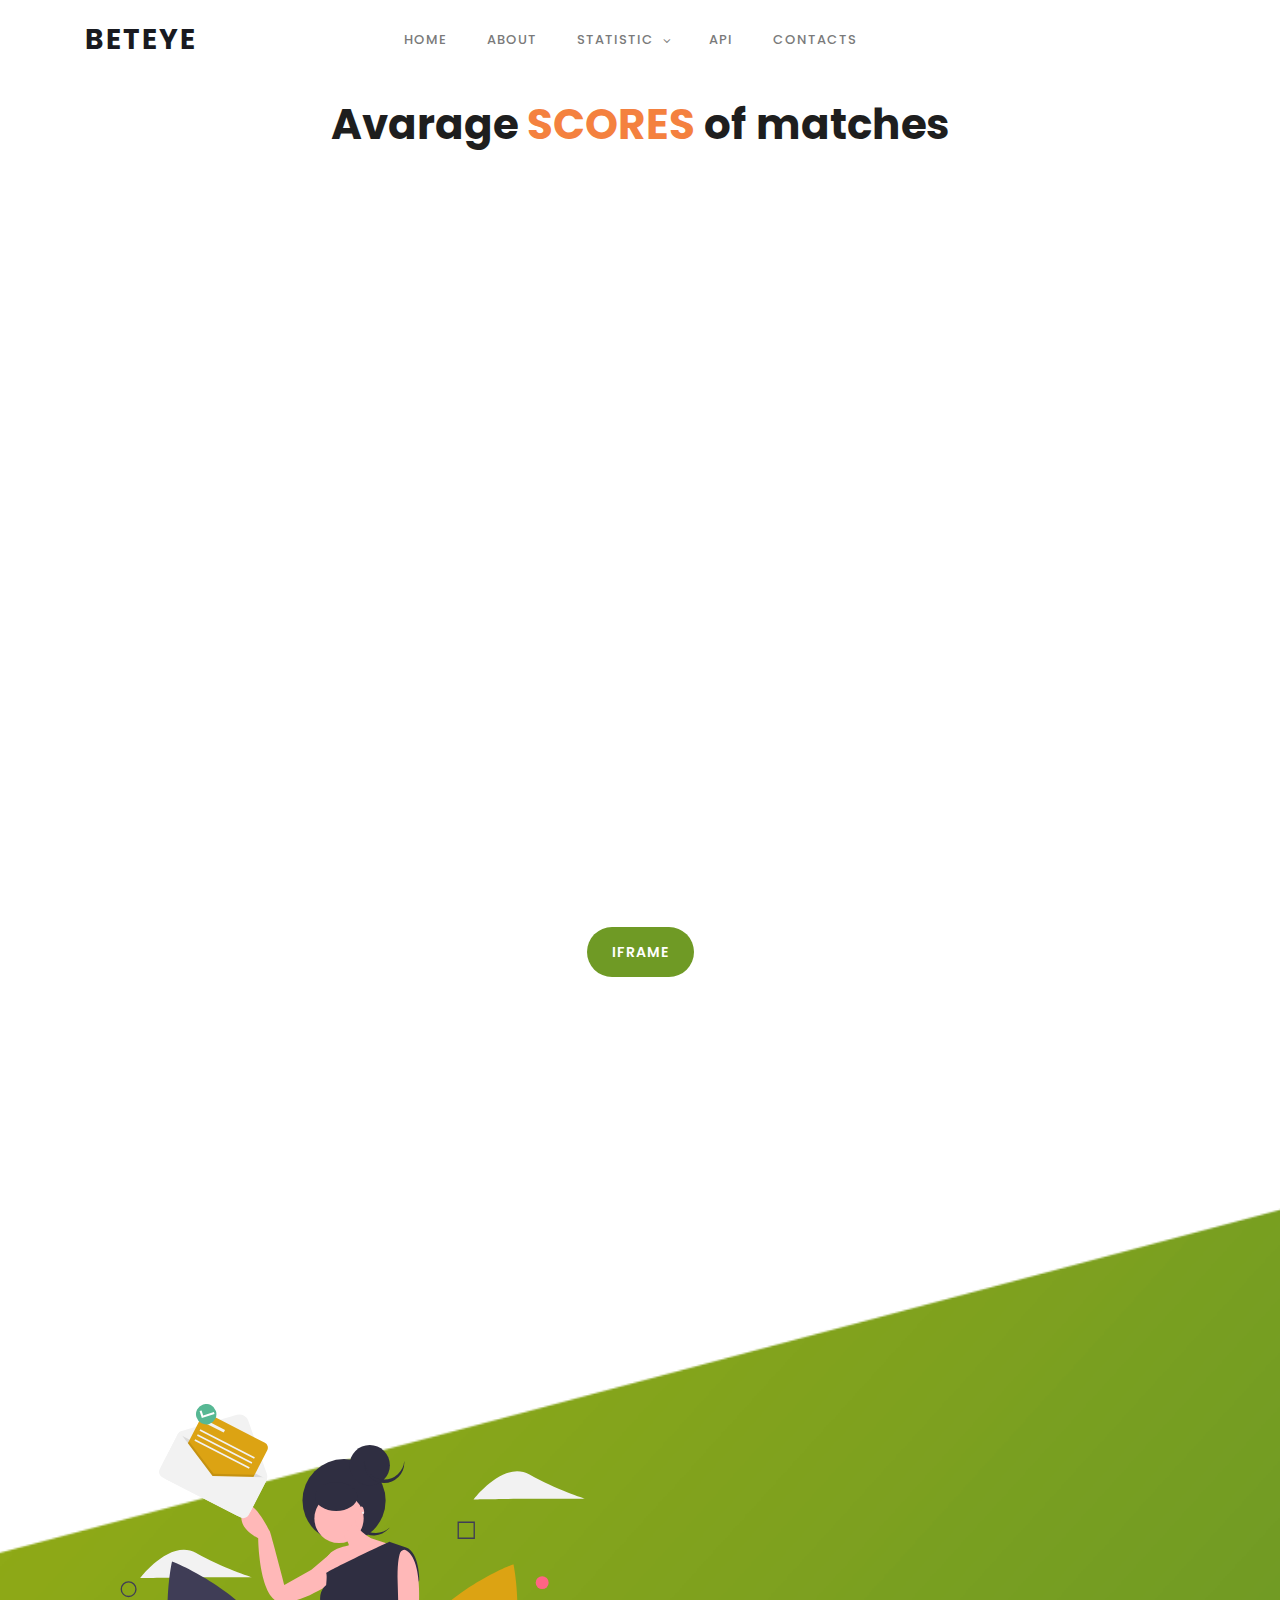
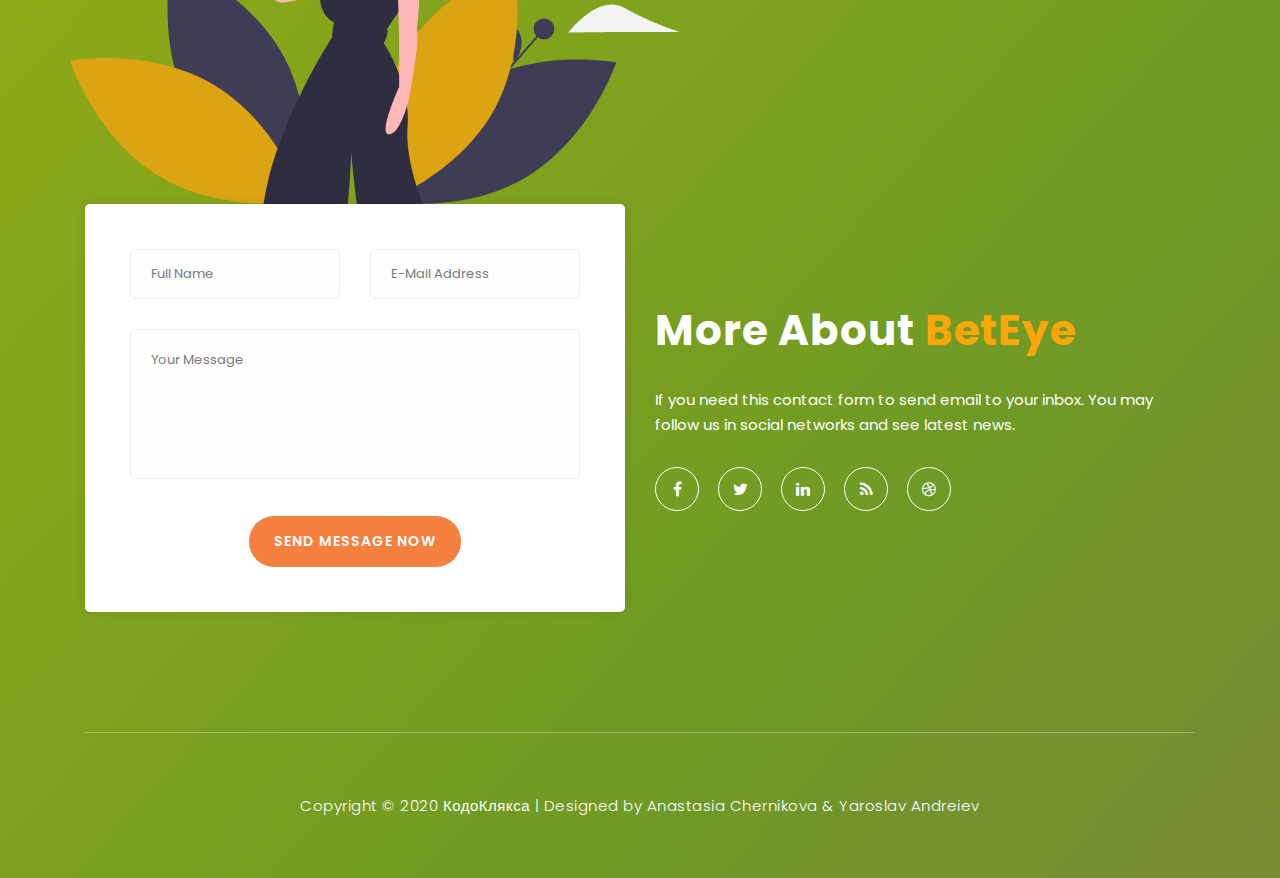
<file: statistic-cs-go-matches.html>
<!DOCTYPE html>
<html lang="en">

<head>

    <meta charset="utf-8">
    <meta name="viewport" content="width=device-width, initial-scale=1, shrink-to-fit=no">
    <meta name="description" content="">
    <meta name="author" content="TemplateMo">
    <link href="https://fonts.googleapis.com/css?family=Poppins:100,200,300,400,500,600,700,800,900&display=swap" rel="stylesheet">

    <title>Bet Eye CS GO-Matches</title>
<!--

Lava Landing Page

https://templatemo.com/tm-540-lava-landing-page

-->

    <!-- Additional CSS Files -->
    <link rel="stylesheet" type="text/css" href="assets/css/bootstrap.min.css">

    <link rel="stylesheet" type="text/css" href="assets/css/font-awesome.css">

    <link rel="stylesheet" href="assets/css/templatemo-lava.css">

    <link rel="stylesheet" href="assets/css/owl-carousel.css">

</head>

<body>

    <!-- ***** Preloader Start ***** -->
    <div id="preloader">
        <div class="jumper">
            <div></div>
            <div></div>
            <div></div>
        </div>
    </div>
    <!-- ***** Preloader End ***** -->


 <!-- ***** Header Area Start ***** -->
    <header class="header-area header-sticky">
        <div class="container">
            <div class="row">
                <div class="col-12">
                    <nav class="main-nav">
                        <!-- ***** Logo Start ***** -->
                        <a href="index.html" class="logo">
                            BetEye
                        </a>
                        <!-- ***** Logo End ***** -->
                        <!-- ***** Menu Start ***** -->
                        <ul class="nav">
                            <li><a href="index.html">Home</a></li>
                            <li class="scroll-to-section"><a href="#promotion" class="menu-item">About</a></li>
                            <li class="submenu">
                                <a href="javascript:;">Statistic</a>
                                <ul>
                                    <li><a href="statistic-cs-go.html">CS GO</a></li>
                                    <li><a href="statistic-dota.html">Dota 2 (Coming Soon)</a></li>
                                </ul>
                            </li>
                            <li><a href="comming-soon.html">API</a></li>
                            <li><a href="index.html">Contacts</a></li>

                        </ul>
                        <a class='menu-trigger'>
                            <span>Menu</span>
                        </a>
                        <!-- ***** Menu End ***** -->
                    </nav>
                </div>
            </div>
        </div>
    </header>
    <!-- ***** Header Area End ***** -->

<section class="section" id="testimonials">
        <div class="container">
            <div class="row">
                <div class="col-lg-8 offset-lg-2">
                    <div class="center-heading">
                        <h2>Avarage<em> SCORES </em> of matches</h2>
                     
                    </div>
                </div>
            </div>
        </div>
    </section>

    <!-- ***** Testimonials Starts ***** -->
    
<div class="embed-responsive embed-responsive-16by9">
  <iframe class="embed-responsive-item" src="https://anastasiachernikova.github.io/BetEye.Data/cs_go_scores_percentage.html"></iframe>
</div>
             <div  class="text-center">
            <a style="color: white !important" class="main-button-slider" onclick="openCity(event, 'iframe1')">iFrame</a> 
             </div>
<div id="iframe1" class="tabcontent">
   <div class="text-center">
    <p style="margin: 20px 20px 20px;">iframe src="https://anastasiachernikova.github.io/BetEye.Data/cs_go_scores_percentage.html"<p>
   </div>

</div>
<script>
function openCity(evt, cityName) {
    var i, tabcontent, tablinks;
    tabcontent = document.getElementsByClassName("tabcontent");
    for (i = 0; i < tabcontent.length; i++) {
        tabcontent[i].style.display = "none";
    }
    tablinks = document.getElementsByClassName("tablinks");
    for (i = 0; i < tablinks.length; i++) {
        tablinks[i].className = tablinks[i].className.replace(" active", "");
    }
    document.getElementById(cityName).style.display = "block";
    evt.currentTarget.className += " active";
}
</script>
    <!-- ***** Testimonials Ends ***** -->


    <!-- ***** Footer Start ***** -->
    <footer id="contact-us">
        <div class="container">
            <div class="footer-content">
                <div class="row">
                    <img src="assets/images/happynews.svg" alt="" height="400 px" >
                    <!-- ***** Contact Form Start ***** -->
                    <div class="col-lg-6 col-md-12 col-sm-12">
                        <div class="contact-form">
                            <form id="contact" action="" method="post">
                                <div class="row">
                                    <div class="col-md-6 col-sm-12">
                                        <fieldset>
                                            <input name="name" type="text" id="name" placeholder="Full Name" required=""
                                                style="background-color: rgba(250,250,250,0.3);">
                                        </fieldset>
                                    </div>
                                    <div class="col-md-6 col-sm-12">
                                        <fieldset>
                                            <input name="email" type="text" id="email" placeholder="E-Mail Address"
                                                required="" style="background-color: rgba(250,250,250,0.3);">
                                        </fieldset>
                                    </div>
                                    <div class="col-lg-12">
                                        <fieldset>
                                            <textarea name="message" rows="6" id="message" placeholder="Your Message"
                                                required="" style="background-color: rgba(250,250,250,0.3);"></textarea>
                                        </fieldset>
                                    </div>
                                    <div class="col-lg-12">
                                        <fieldset>
                                            <button type="submit" id="form-submit" class="main-button" >Send Message Now</button>
                                        </fieldset>
                                    </div>
                                </div>
                            </form>
                        </div>
                    </div>
                    <!-- ***** Contact Form End ***** -->
                    <div class="right-content col-lg-6 col-md-12 col-sm-12">
                        
                        <h2>More About <em>BetEye</em></h2>
                        <p>If you need this contact form to send email to your inbox. You may follow us in social networks
                            and see latest news.</p>
                        <ul class="social">
                            <li><a href="#"><i class="fa fa-facebook"></i></a></li>
                            <li><a href="#"><i class="fa fa-twitter"></i></a></li>
                            <li><a href="#"><i class="fa fa-linkedin"></i></a></li>
                            <li><a href="#"><i class="fa fa-rss"></i></a></li>
                            <li><a href="#"><i class="fa fa-dribbble"></i></a></li>
                        </ul>
                    </div>
                </div>
            </div>
            <div class="row">
                <div class="col-lg-12">
                    <div class="sub-footer">
                        <p>Copyright &copy; 2020 КодоКлякса

                        | Designed by Anastasia Chernikova & Yaroslav Andreiev</a></p>
                    </div>
                </div>
            </div>
        </div>
    </footer>

    <!-- jQuery -->
    <script src="assets/js/jquery-2.1.0.min.js"></script>

    <!-- Bootstrap -->
    <script src="assets/js/popper.js"></script>
    <script src="assets/js/bootstrap.min.js"></script>

    <!-- Plugins -->
    <script src="assets/js/owl-carousel.js"></script>
    <script src="assets/js/scrollreveal.min.js"></script>
    <script src="assets/js/waypoints.min.js"></script>
    <script src="assets/js/jquery.counterup.min.js"></script>
    <script src="assets/js/imgfix.min.js"></script>

    <!-- Global Init -->
    <script src="assets/js/custom.js"></script>

</body>
</html>
</file>
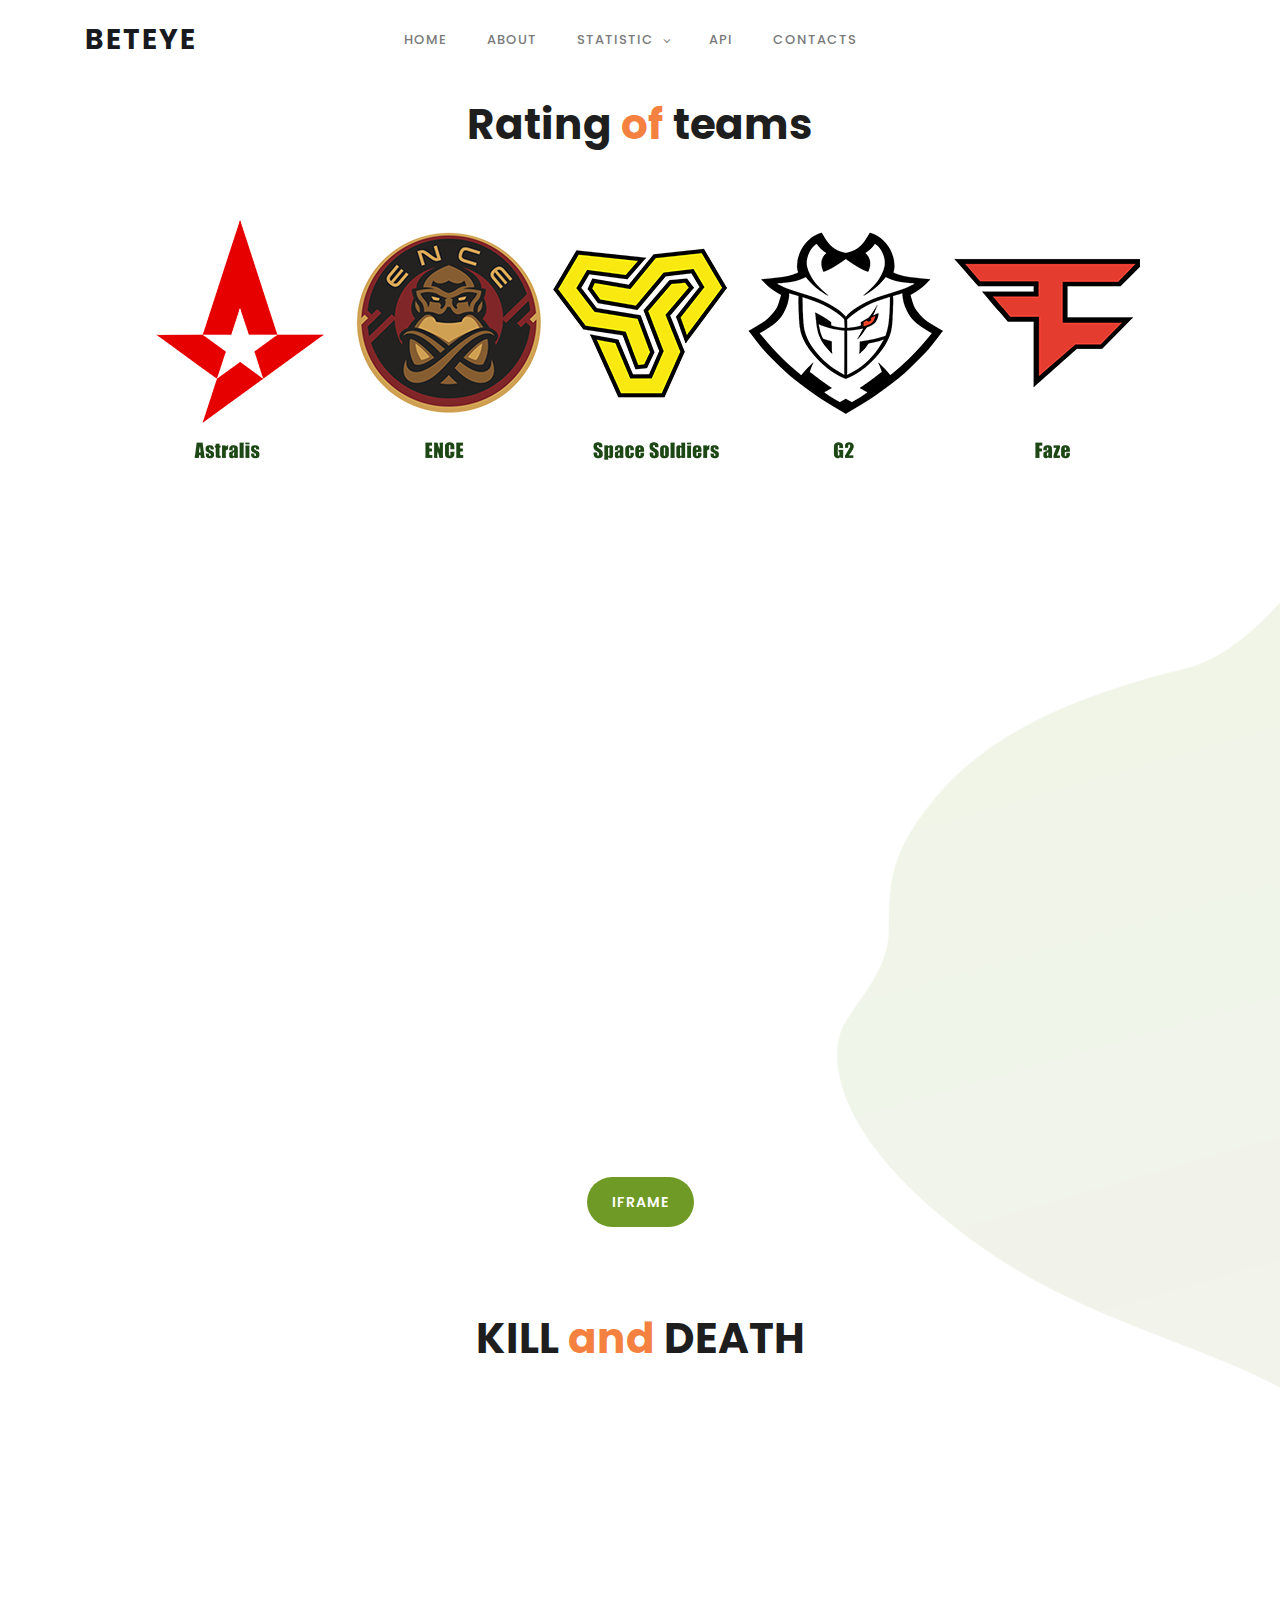
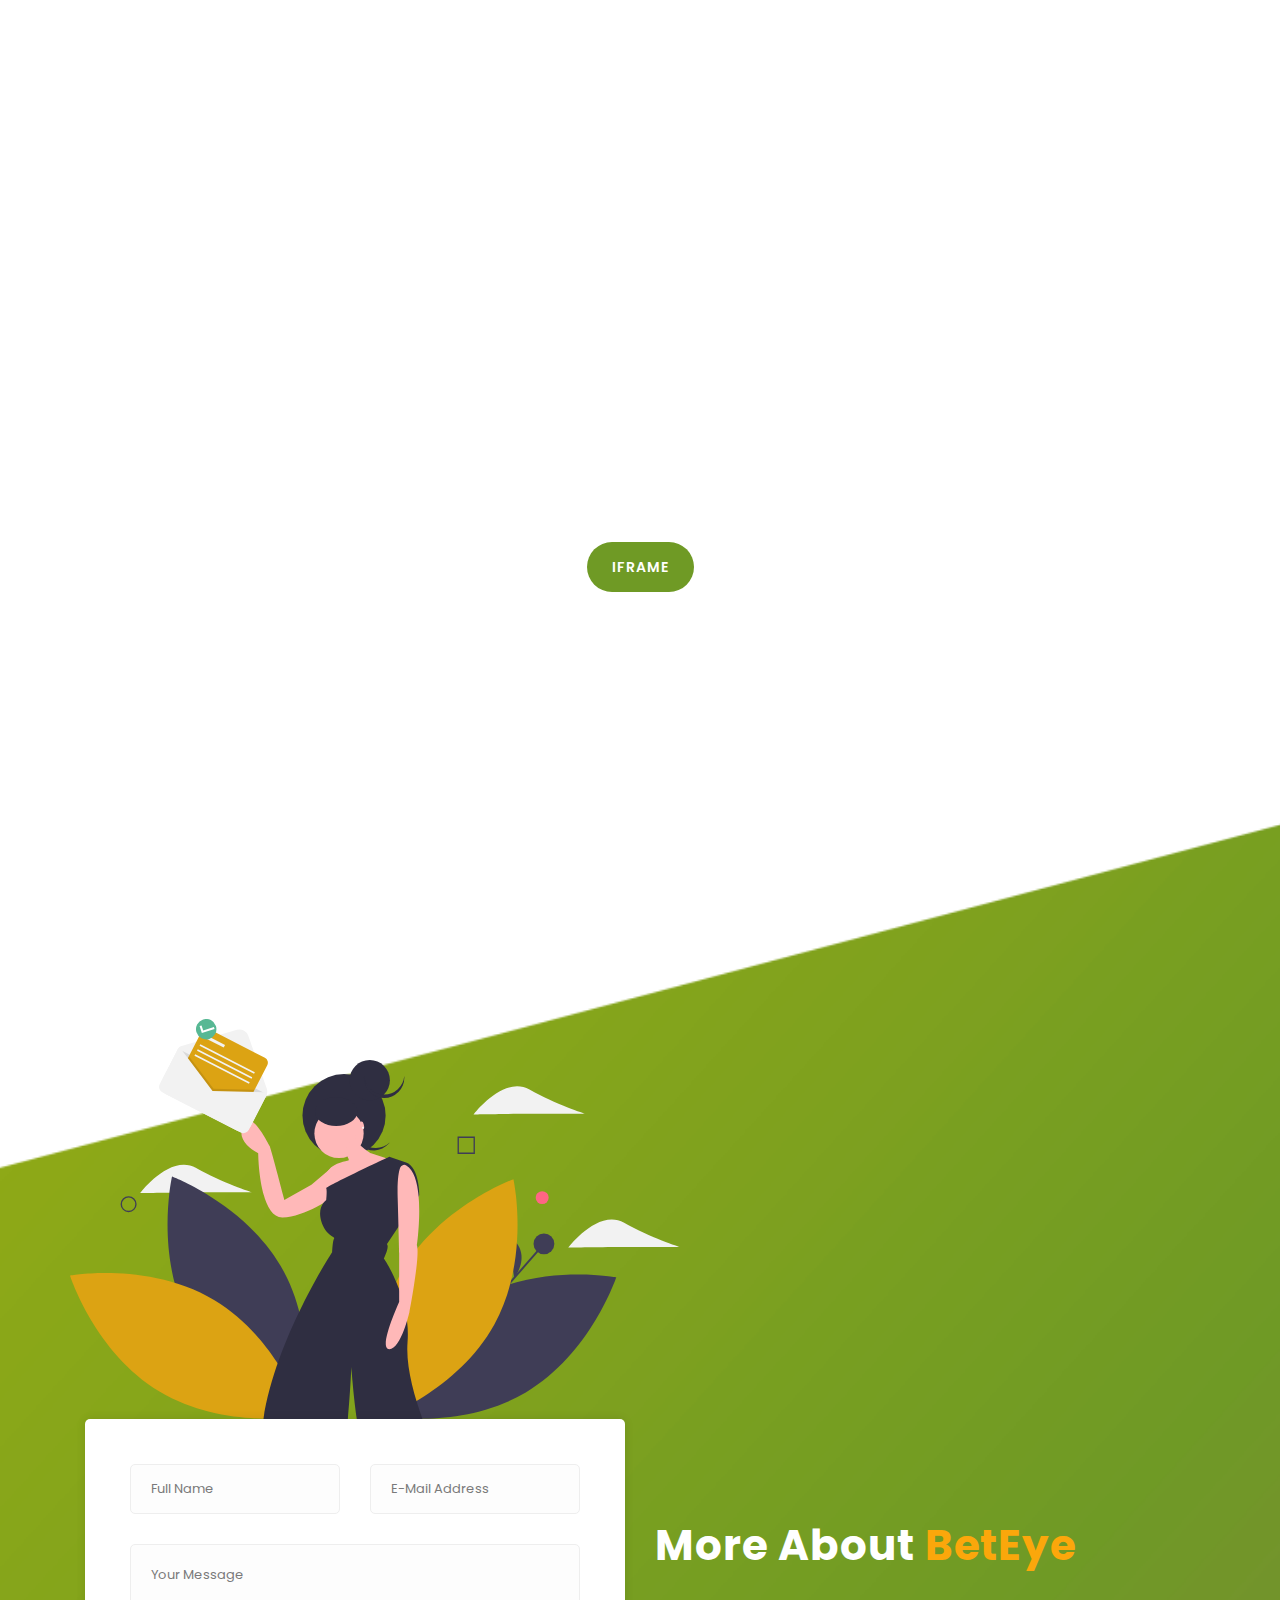
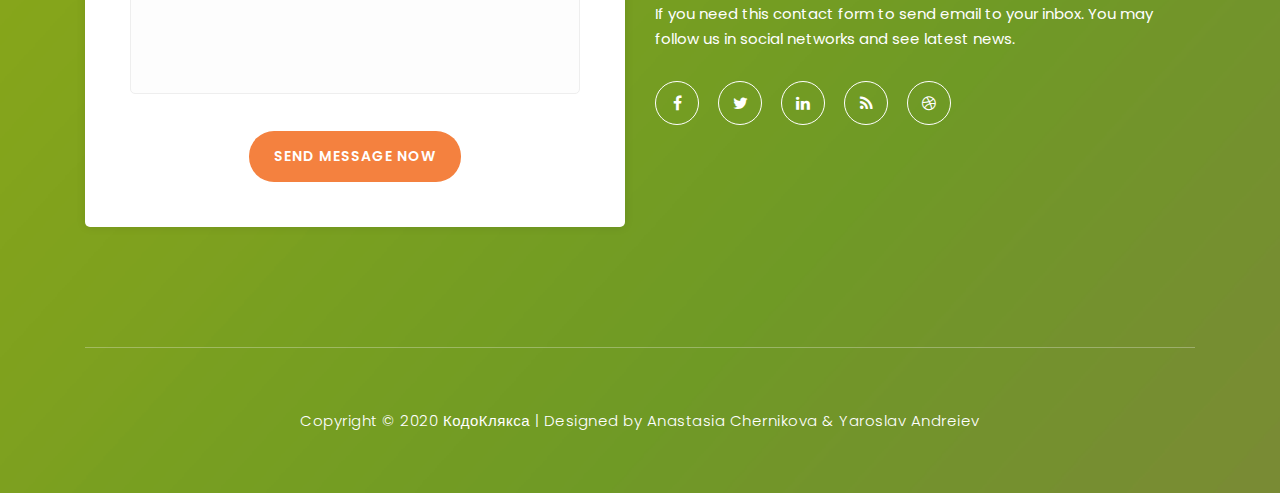
<file: statistic-cs-go-teams.html>
<!DOCTYPE html>
<html lang="en">

<head>

    <meta charset="utf-8">
    <meta name="viewport" content="width=device-width, initial-scale=1, shrink-to-fit=no">
    <meta name="description" content="">
    <meta name="author" content="TemplateMo">
    <link href="https://fonts.googleapis.com/css?family=Poppins:100,200,300,400,500,600,700,800,900&display=swap" rel="stylesheet">

    <title>Bet Eye CS GO-Teams</title>
<!--

Lava Landing Page

https://templatemo.com/tm-540-lava-landing-page

-->

    <!-- Additional CSS Files -->
    <link rel="stylesheet" type="text/css" href="assets/css/bootstrap.min.css">

    <link rel="stylesheet" type="text/css" href="assets/css/font-awesome.css">

    <link rel="stylesheet" href="assets/css/templatemo-lava.css">

    <link rel="stylesheet" href="assets/css/owl-carousel.css">

</head>

<body>

    <!-- ***** Preloader Start ***** -->
    <div id="preloader">
        <div class="jumper">
            <div></div>
            <div></div>
            <div></div>
        </div>
    </div>
    <!-- ***** Preloader End ***** -->


 <!-- ***** Header Area Start ***** -->
    <header class="header-area header-sticky">
        <div class="container">
            <div class="row">
                <div class="col-12">
                    <nav class="main-nav">
                        <!-- ***** Logo Start ***** -->
                        <a href="index.html" class="logo">
                            BetEye
                        </a>
                        <!-- ***** Logo End ***** -->
                        <!-- ***** Menu Start ***** -->
                        <ul class="nav">
                            <li><a href="index.html">Home</a></li>
                            <li class="scroll-to-section"><a href="#promotion" class="menu-item">About</a></li>
                            <li class="submenu">
                                <a href="javascript:;">Statistic</a>
                                <ul>
                                    <li><a href="statistic-cs-go.html">CS GO</a></li>
                                    <li><a href="statistic-dota.html">Dota 2 (Coming Soon)</a></li>
                                </ul>
                            </li>
                            <li><a href="comming-soon.html">API</a></li>
                            <li><a href="index.html">Contacts</a></li>

                        </ul>
                        <a class='menu-trigger'>
                            <span>Menu</span>
                        </a>
                        <!-- ***** Menu End ***** -->
                    </nav>
                </div>
            </div>
        </div>
    </header>
    <!-- ***** Header Area End ***** -->



    <div style="margin-top: 500px" class="right-image-decor"></div>

    <!-- ***** Testimonials Starts ***** -->
    <section class="section" id="testimonials">
        <div class="container">
            <div class="row">
                <div class="col-lg-8 offset-lg-2">
                    <div class="center-heading">
                        <h2>Rating <em>of</em> teams</h2>
                    </div>
                </div>
            </div>
        </div>
    </section>
              <div class="text-center">
<img src="assets/images/top.png">
</div>
<div class="embed-responsive embed-responsive-16by9">
  <iframe class="embed-responsive-item" src="https://anastasiachernikova.github.io/BetEye.Data/cs_go_teams_win_persentage.html"></iframe>
</div>
             <div  class="text-center">
            <a style="color: white !important" class="main-button-slider" onclick="openCity(event, 'iframe1')">iFrame</a> 
             </div>
<div id="iframe1" class="tabcontent">
   <div class="text-center">
    <p style="margin: 20px 20px 20px;">iframe src="https://anastasiachernikova.github.io/BetEye.Data/cs_go_teams_win_persentage.html"<p>
   </div>

</div>
<script>
function openCity(evt, cityName) {
    var i, tabcontent, tablinks;
    tabcontent = document.getElementsByClassName("tabcontent");
    for (i = 0; i < tabcontent.length; i++) {
        tabcontent[i].style.display = "none";
    }
    tablinks = document.getElementsByClassName("tablinks");
    for (i = 0; i < tablinks.length; i++) {
        tablinks[i].className = tablinks[i].className.replace(" active", "");
    }
    document.getElementById(cityName).style.display = "block";
    evt.currentTarget.className += " active";
}
</script>
<section class="section" id="testimonials">
        <div class="container">
            <div class="row">
                <div class="col-lg-8 offset-lg-2">
                    <div class="center-heading">
                        <h2>KILL <em>and</em> DEATH</h2>
                    </div>
                </div>
            </div>
        </div>
    </section>
<div class="embed-responsive embed-responsive-16by9">
  <iframe class="embed-responsive-item" src="https://anastasiachernikova.github.io/BetEye.Data/cs_go_players_kills_deaths.html"></iframe>
</div>            
<div  class="text-center">
            <a style="color: white !important" class="main-button-slider" onclick="openCity(event, 'iframe2')">iFrame</a> 
</div>
<div id="iframe2" class="tabcontent">
   <div class="text-center">
    <p style="margin: 20px 20px 20px;">iframe src="https://anastasiachernikova.github.io/BetEye.Data/cs_go_players_kills_deaths.html"<p>
   </div>
</div>
    <!-- ***** Testimonials Ends ***** -->


    <!-- ***** Footer Start ***** -->
    <footer id="contact-us">
        <div class="container">
            <div class="footer-content">
                <div class="row">
                    <img src="assets/images/happynews.svg" alt="" height="400 px" >
                    <!-- ***** Contact Form Start ***** -->
                    <div class="col-lg-6 col-md-12 col-sm-12">
                        <div class="contact-form">
                            <form id="contact" action="" method="post">
                                <div class="row">
                                    <div class="col-md-6 col-sm-12">
                                        <fieldset>
                                            <input name="name" type="text" id="name" placeholder="Full Name" required=""
                                                style="background-color: rgba(250,250,250,0.3);">
                                        </fieldset>
                                    </div>
                                    <div class="col-md-6 col-sm-12">
                                        <fieldset>
                                            <input name="email" type="text" id="email" placeholder="E-Mail Address"
                                                required="" style="background-color: rgba(250,250,250,0.3);">
                                        </fieldset>
                                    </div>
                                    <div class="col-lg-12">
                                        <fieldset>
                                            <textarea name="message" rows="6" id="message" placeholder="Your Message"
                                                required="" style="background-color: rgba(250,250,250,0.3);"></textarea>
                                        </fieldset>
                                    </div>
                                    <div class="col-lg-12">
                                        <fieldset>
                                            <button type="submit" id="form-submit" class="main-button" >Send Message Now</button>
                                        </fieldset>
                                    </div>
                                </div>
                            </form>
                        </div>
                    </div>
                    <!-- ***** Contact Form End ***** -->
                    <div class="right-content col-lg-6 col-md-12 col-sm-12">
                        
                        <h2>More About <em>BetEye</em></h2>
                        <p>If you need this contact form to send email to your inbox. You may follow us in social networks
                            and see latest news.</p>
                        <ul class="social">
                            <li><a href="#"><i class="fa fa-facebook"></i></a></li>
                            <li><a href="#"><i class="fa fa-twitter"></i></a></li>
                            <li><a href="#"><i class="fa fa-linkedin"></i></a></li>
                            <li><a href="#"><i class="fa fa-rss"></i></a></li>
                            <li><a href="#"><i class="fa fa-dribbble"></i></a></li>
                        </ul>
                    </div>
                </div>
            </div>
            <div class="row">
                <div class="col-lg-12">
                    <div class="sub-footer">
                        <p>Copyright &copy; 2020 КодоКлякса

                        | Designed by Anastasia Chernikova & Yaroslav Andreiev</a></p>
                    </div>
                </div>
            </div>
        </div>
    </footer>

    <!-- jQuery -->
    <script src="assets/js/jquery-2.1.0.min.js"></script>

    <!-- Bootstrap -->
    <script src="assets/js/popper.js"></script>
    <script src="assets/js/bootstrap.min.js"></script>

    <!-- Plugins -->
    <script src="assets/js/owl-carousel.js"></script>
    <script src="assets/js/scrollreveal.min.js"></script>
    <script src="assets/js/waypoints.min.js"></script>
    <script src="assets/js/jquery.counterup.min.js"></script>
    <script src="assets/js/imgfix.min.js"></script>

    <!-- Global Init -->
    <script src="assets/js/custom.js"></script>

</body>
</html>
</file>
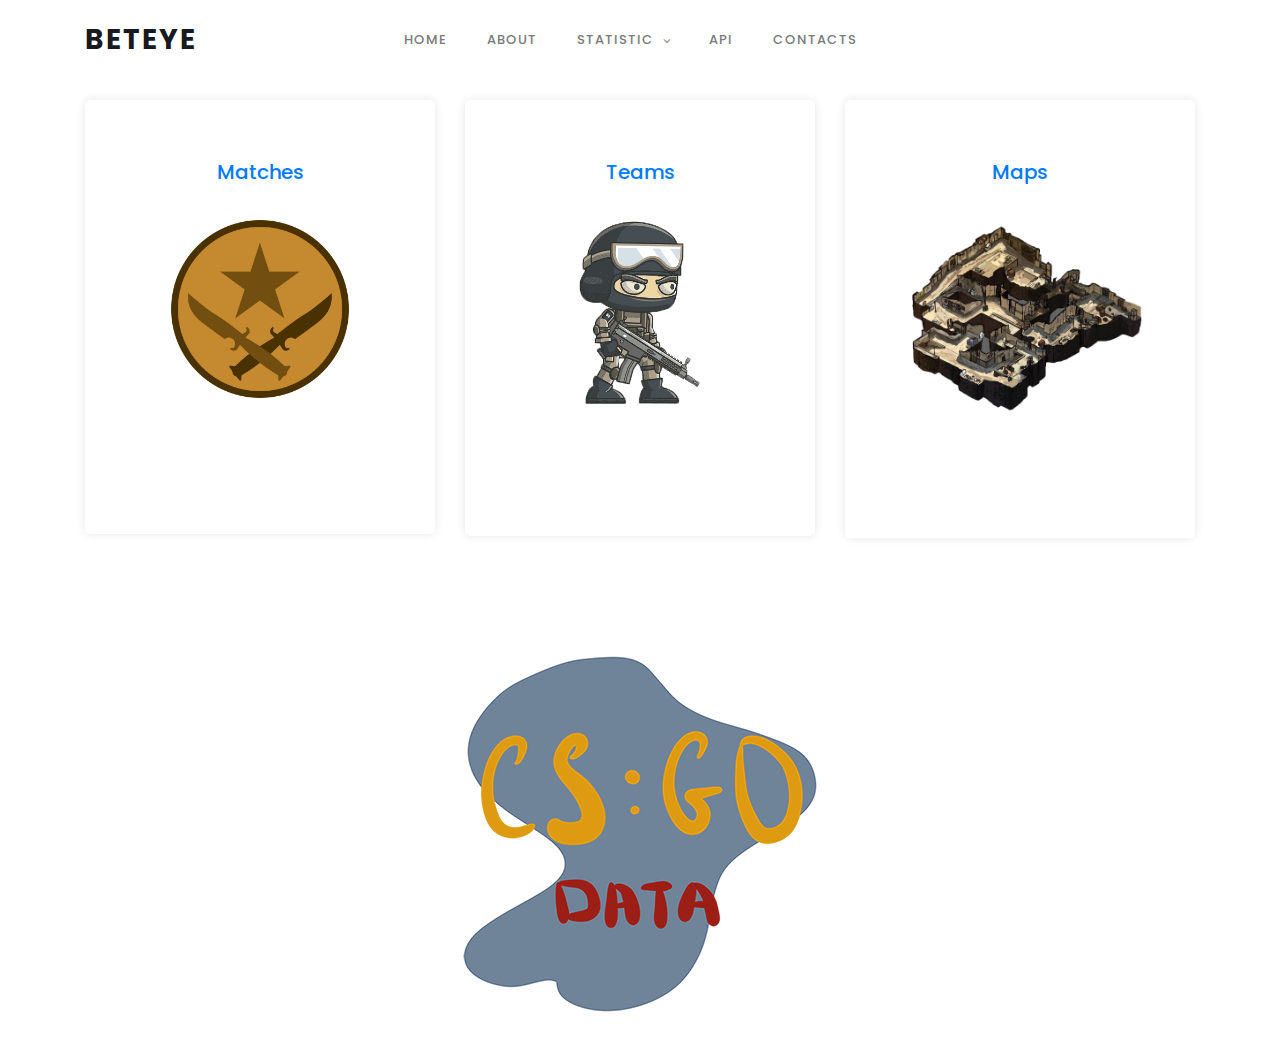
<file: statistic-cs-go.html>
<!DOCTYPE html>
<html lang="en">

<head>

    <meta charset="utf-8">
    <meta name="viewport" content="width=device-width, initial-scale=1, shrink-to-fit=no">
    <meta name="description" content="">
    <meta name="author" content="TemplateMo">
    <link href="https://fonts.googleapis.com/css?family=Poppins:100,200,300,400,500,600,700,800,900&display=swap" rel="stylesheet">

    <title>Bet Eye CS GO</title>
<!--

Lava Landing Page

https://templatemo.com/tm-540-lava-landing-page

-->

    <!-- Additional CSS Files -->
    <link rel="stylesheet" type="text/css" href="assets/css/bootstrap.min.css">

    <link rel="stylesheet" type="text/css" href="assets/css/font-awesome.css">

    <link rel="stylesheet" href="assets/css/templatemo-lava.css">

    <link rel="stylesheet" href="assets/css/owl-carousel.css">

</head>

<body>

    <!-- ***** Preloader Start ***** -->
    <div id="preloader">
        <div class="jumper">
            <div></div>
            <div></div>
            <div></div>
        </div>
    </div>
    <!-- ***** Preloader End ***** -->


 <!-- ***** Header Area Start ***** -->
    <header class="header-area header-sticky">
        <div class="container">
            <div class="row">
                <div class="col-12">
                    <nav class="main-nav">
                        <!-- ***** Logo Start ***** -->
                        <a href="index.html" class="logo">
                            BetEye
                        </a>
                        <!-- ***** Logo End ***** -->
                        <!-- ***** Menu Start ***** -->
                        <ul class="nav">
                            <li><a href="index.html">Home</a></li>
                            <li class="scroll-to-section"><a href="#promotion" class="menu-item">About</a></li>
                            <li class="submenu">
                                <a href="javascript:;">Statistic</a>
                                <ul>
                                    <li><a href="statistic-cs-go.html">CS GO</a></li>
                                    <li><a href="statistic-dota.html">Dota 2 (Coming Soon)</a></li>
                                </ul>
                            </li>
                            <li><a href="comming-soon.html">API</a></li>
                            <li><a href="index.html">Contacts</a></li>

                        </ul>
                        <a class='menu-trigger'>
                            <span>Menu</span>
                        </a>
                        <!-- ***** Menu End ***** -->
                    </nav>
                </div>
            </div>
        </div>
    </header>
    <!-- ***** Header Area End ***** -->


<section class="section" id="about">
        <div class="container">
            <div  class="row">
                <div  class="col-lg-4 col-md-6 col-sm-12 col-xs-12">
                    <div class="features-item">
                    	<a  href="statistic-cs-go-matches.html">
                        <div class="features-icon">
                            <h5>Matches</h2>
                            <img src="assets/images/logo_cs_go.png" height="250px" alt="">
                        </div>
                    </a>
                    </div>
                </div>
                <div class="col-lg-4 col-md-6 col-sm-12 col-xs-12">
                    <div class="features-item">
                    	<a  href="statistic-cs-go-teams.html">
                        <div class="features-icon">
                            <h5>Teams</h2>
                            <img src="assets/images/players_cs_go.png" alt="">
                        </div>
                        </a>
                    </div>
                </div>
                
                <div  class="col-lg-4 col-md-6 col-sm-12 col-xs-12">
                    <div class="features-item">
                    	<a  href="statistic-cs-go-maps.html">
                        <div class="features-icon">
                            <h5>Maps</h2>
                            <img src="assets/images/map_cs_go.png" alt="" style="margin-top: 40px; margin-bottom: 64px">
                        </div>
                        </a>
                    </div>
                </div>
                
            </div>
        </div>
    </section>
                  <div class="text-center">
<img src="assets/images/cs_go_data.png">
</div>
    </footer>

    <!-- jQuery -->
    <script src="assets/js/jquery-2.1.0.min.js"></script>

    <!-- Bootstrap -->
    <script src="assets/js/popper.js"></script>
    <script src="assets/js/bootstrap.min.js"></script>

    <!-- Plugins -->
    <script src="assets/js/owl-carousel.js"></script>
    <script src="assets/js/scrollreveal.min.js"></script>
    <script src="assets/js/waypoints.min.js"></script>
    <script src="assets/js/jquery.counterup.min.js"></script>
    <script src="assets/js/imgfix.min.js"></script>

    <!-- Global Init -->
    <script src="assets/js/custom.js"></script>

</body>
</html>
</file>
<file: assets/css/templatemo-lava.css>
/*

Lava Landing Page

https://templatemo.com/tm-540-lava-landing-page

*/

/* ---------------------------------------------
Table of contents
------------------------------------------------
01. font & reset css
02. reset
03. global styles
04. header
05. welcome
06. features
07. testimonials
08. contact
09. footer
10. preloader

--------------------------------------------- */
/* 
---------------------------------------------
font & reset css
--------------------------------------------- 
*/
@import url("https://fonts.googleapis.com/css?family=Poppins:100,200,300,400,500,600,700,800,900");
/* 
---------------------------------------------
reset
--------------------------------------------- 
*/
html, body, div, span, applet, object, iframe, h1, h2, h3, h4, h5, h6, p, blockquote, div
pre, a, abbr, acronym, address, big, cite, code, del, dfn, em, font, img, ins, kbd, q,
s, samp, small, strike, strong, sub, sup, tt, var, b, u, i, center, dl, dt, dd, ol, ul, li,
figure, header, nav, section, article, aside, footer, figcaption {
  margin: 0;
  padding: 0;
  border: 0;
  outline: 0;
}

.clearfix:after {
  content: ".";
  display: block;
  clear: both;
  visibility: hidden;
  line-height: 0;
  height: 0;
}

.clearfix {
  display: inline-block;
}

html[xmlns] .clearfix {
  display: block;
}

* html .clearfix {
  height: 1%;
}

ul, li {
  padding: 0;
  margin: 0;
  list-style: none;
}

header, nav, section, article, aside, footer, hgroup {
  display: block;
}

* {
  box-sizing: border-box;
}

html, body {
  font-family: 'Poppins', sans-serif;
  font-weight: 400;
  background-color: #fff;
  font-size: 16px;
  -ms-text-size-adjust: 100%;
  -webkit-font-smoothing: antialiased;
  -moz-osx-font-smoothing: grayscale;
}

a {
  text-decoration: none !important;
}

h1, h2, h3, h4, h5, h6 {
  margin-top: 0px;
  margin-bottom: 0px;
}

ul {
  margin-bottom: 0px;
}

p {
  font-size: 15px;
  line-height: 25px;
  color: #888;
}

/* 
---------------------------------------------
global styles
--------------------------------------------- 
*/
html,
body {
  background: #fff;
  font-family: 'Poppins', sans-serif;
}

::selection {
  background: #f1556a;
  color: #fff;
}

::-moz-selection {
  background: #f1556a;
  color: #fff;
}

@media (max-width: 991px) {
  html, body {
    overflow-x: hidden;
  }
  .mobile-top-fix {
    margin-top: 30px;
    margin-bottom: 0px;
  }
  .mobile-bottom-fix {
    margin-bottom: 30px;
  }
  .mobile-bottom-fix-big {
    margin-bottom: 60px;
  }
}

a.main-button-slider {
  font-size: 14px;
  border-radius: 25px;
  padding: 15px 25px;
  background-color: #6F9A25;
  text-transform: uppercase;
  color: #fff;
  font-weight: 600;
  letter-spacing: 1px;
  -webkit-transition: all 0.3s ease 0s;
  -moz-transition: all 0.3s ease 0s;
  -o-transition: all 0.3s ease 0s;
  transition: all 0.3s ease 0s;
}

a.main-button-slider:hover {
  background-color: #f1556a;
}

a.main-button {
  font-size: 14px;
  border-radius: 25px;
  padding: 15px 25px;
  background-color: #f4813f;
  text-transform: uppercase;
  color: #fff;
  font-weight: 600;
  letter-spacing: 1px;
  -webkit-transition: all 0.3s ease 0s;
  -moz-transition: all 0.3s ease 0s;
  -o-transition: all 0.3s ease 0s;
  transition: all 0.3s ease 0s;
}

a.main-button:hover {
  background-color: #f1556a;
}

button.main-button {
  outline: none;
  border: none;
  cursor: pointer;
  font-size: 14px;
  border-radius: 25px;
  padding: 15px 25px;
  background-color: #f4813f;
  text-transform: uppercase;
  color: #fff;
  font-weight: 600;
  letter-spacing: 1px;
  -webkit-transition: all 0.3s ease 0s;
  -moz-transition: all 0.3s ease 0s;
  -o-transition: all 0.3s ease 0s;
  transition: all 0.3s ease 0s;
}

button.main-button:hover {
  background-color: #f1556a;
}


.center-heading {
  margin-bottom: 70px;
}

.center-heading h2 {
  margin-top: 0px;
  text-align: center;
  font-size: 42px;
  font-weight: 700;
  color: #1e1e1e;
  margin-bottom: 25px;
}

.center-heading h2 em {
  font-style: normal;
  color: #f4813f;
}

.center-heading p {
  font-size: 15px;
  color: #888;
  text-align: center;
}


/* 
---------------------------------------------
header
--------------------------------------------- 
*/

.background-header {
  background-color: #fff;
  height: 80px!important;
  position: fixed!important;
  top: 0px;
  left: 0px;
  right: 0px;
  box-shadow: 0px 0px 10px rgba(0,0,0,0.15)!important;
}

.background-header .logo,
.background-header .main-nav .nav li a {
  color: #1e1e1e!important;
}

.background-header .main-nav .nav li:hover a {
  color: #fba70b!important;
}

.background-header .nav li a.active {
  color: #fba70b!important;
}

.header-area {
  position: absolute;
  top: 0px;
  left: 0px;
  right: 0px;
  z-index: 100;
  height: 100px;
  -webkit-transition: all .5s ease 0s;
  -moz-transition: all .5s ease 0s;
  -o-transition: all .5s ease 0s;
  transition: all .5s ease 0s;
}

.header-area .main-nav {
  min-height: 80px;
  background: transparent;
}

.header-area .main-nav .logo {
  line-height: 80px;
  color: #191a20;
  font-size: 28px;
  font-weight: 700;
  text-transform: uppercase;
  letter-spacing: 2px;
  float: left;
  -webkit-transition: all 0.3s ease 0s;
  -moz-transition: all 0.3s ease 0s;
  -o-transition: all 0.3s ease 0s;
  transition: all 0.3s ease 0s;
}


.header-area .main-nav .nav {
  float: left;
  margin-top: 27px;
  margin-left: 15%;
  margin-right: 0px;
  background-color: #fff;
  padding: 0px 20px;
  -webkit-transition: all 0.3s ease 0s;
  -moz-transition: all 0.3s ease 0s;
  -o-transition: all 0.3s ease 0s;
  transition: all 0.3s ease 0s;
  position: relative;
  z-index: 999;
}

.header-area .main-nav .nav li {
  padding-left: 20px;
  padding-right: 20px;
}

.header-area .main-nav .nav li:last-child {
  padding-right: 0px;
}

.header-area .main-nav .nav li a {
  display: block;
  font-weight: 500;
  font-size: 13px;
  color: #7a7a7a;
  text-transform: uppercase;
  -webkit-transition: all 0.3s ease 0s;
  -moz-transition: all 0.3s ease 0s;
  -o-transition: all 0.3s ease 0s;
  transition: all 0.3s ease 0s;
  height: 40px;
  line-height: 40px;
  border: transparent;
  letter-spacing: 1px;
}

.header-area .main-nav .nav li:hover a {
  color: #fba70b;
}

.header-area .main-nav .nav li.submenu {
  position: relative;
  padding-right: 35px;
}

.header-area .main-nav .nav li.submenu:after {
  font-family: FontAwesome;
  content: "\f107";
  font-size: 12px;
  color: #7a7a7a;
  position: absolute;
  right: 18px;
  top: 12px;
}

.header-area .main-nav .nav li.submenu ul {
  position: absolute;
  width: 200px;
  box-shadow: 0 2px 28px 0 rgba(0, 0, 0, 0.06);
  overflow: hidden;
  top: 40px;
  opacity: 0;
  transform: translateY(-2em);
  visibility: hidden;
  z-index: -1;
  transition: all 0.3s ease-in-out 0s, visibility 0s linear 0.3s, z-index 0s linear 0.01s;
}

.header-area .main-nav .nav li.submenu ul li {
  margin-left: 0px;
  padding-left: 0px;
  padding-right: 0px;
}

.header-area .main-nav .nav li.submenu ul li a {
  display: block;
  background: #fff;
  color: #7a7a7a!important;
  padding-left: 20px;
  height: 40px;
  line-height: 40px;
  -webkit-transition: all 0.3s ease 0s;
  -moz-transition: all 0.3s ease 0s;
  -o-transition: all 0.3s ease 0s;
  transition: all 0.3s ease 0s;
  position: relative;
  font-size: 13px;
  border-bottom: 1px solid #f5f5f5;
}

.header-area .main-nav .nav li.submenu ul li a:before {
  content: '';
  position: absolute;
  width: 0px;
  height: 40px;
  left: 0px;
  top: 0px;
  bottom: 0px;
  -webkit-transition: all 0.3s ease 0s;
  -moz-transition: all 0.3s ease 0s;
  -o-transition: all 0.3s ease 0s;
  transition: all 0.3s ease 0s;
  background: #fba70b;
}

.header-area .main-nav .nav li.submenu ul li a:hover {
  background: #fff;
  color: #fba70b!important;
  padding-left: 25px;
}

.header-area .main-nav .nav li.submenu ul li a:hover:before {
  width: 3px;
}

.header-area .main-nav .nav li.submenu:hover ul {
  visibility: visible;
  opacity: 1;
  z-index: 1;
  transform: translateY(0%);
  transition-delay: 0s, 0s, 0.3s;
}

.header-area .main-nav .menu-trigger {
  cursor: pointer;
  display: block;
  position: absolute;
  top: 23px;
  width: 32px;
  height: 40px;
  text-indent: -9999em;
  z-index: 99;
  right: 40px;
  display: none;
}

.header-area .main-nav .menu-trigger span,
.header-area .main-nav .menu-trigger span:before,
.header-area .main-nav .menu-trigger span:after {
  -moz-transition: all 0.4s;
  -o-transition: all 0.4s;
  -webkit-transition: all 0.4s;
  transition: all 0.4s;
  background-color: #1e1e1e;
  display: block;
  position: absolute;
  width: 30px;
  height: 2px;
  left: 0;
}

.background-header .main-nav .menu-trigger span,
.background-header .main-nav .menu-trigger span:before,
.background-header .main-nav .menu-trigger span:after {
  background-color: #1e1e1e;
}

.header-area .main-nav .menu-trigger span:before,
.header-area .main-nav .menu-trigger span:after {
  -moz-transition: all 0.4s;
  -o-transition: all 0.4s;
  -webkit-transition: all 0.4s;
  transition: all 0.4s;
  background-color: #1e1e1e;
  display: block;
  position: absolute;
  width: 30px;
  height: 2px;
  left: 0;
  width: 75%;
}

.background-header .main-nav .menu-trigger span:before,
.background-header .main-nav .menu-trigger span:after {
  background-color: #1e1e1e;
}

.header-area .main-nav .menu-trigger span:before,
.header-area .main-nav .menu-trigger span:after {
  content: "";
}

.header-area .main-nav .menu-trigger span {
  top: 16px;
}

.header-area .main-nav .menu-trigger span:before {
  -moz-transform-origin: 33% 100%;
  -ms-transform-origin: 33% 100%;
  -webkit-transform-origin: 33% 100%;
  transform-origin: 33% 100%;
  top: -10px;
  z-index: 10;
}

.header-area .main-nav .menu-trigger span:after {
  -moz-transform-origin: 33% 0;
  -ms-transform-origin: 33% 0;
  -webkit-transform-origin: 33% 0;
  transform-origin: 33% 0;
  top: 10px;
}

.header-area .main-nav .menu-trigger.active span,
.header-area .main-nav .menu-trigger.active span:before,
.header-area .main-nav .menu-trigger.active span:after {
  background-color: transparent;
  width: 100%;
}

.header-area .main-nav .menu-trigger.active span:before {
  -moz-transform: translateY(6px) translateX(1px) rotate(45deg);
  -ms-transform: translateY(6px) translateX(1px) rotate(45deg);
  -webkit-transform: translateY(6px) translateX(1px) rotate(45deg);
  transform: translateY(6px) translateX(1px) rotate(45deg);
  background-color: #1e1e1e;
}

.background-header .main-nav .menu-trigger.active span:before {
  background-color: #1e1e1e;
}

.header-area .main-nav .menu-trigger.active span:after {
  -moz-transform: translateY(-6px) translateX(1px) rotate(-45deg);
  -ms-transform: translateY(-6px) translateX(1px) rotate(-45deg);
  -webkit-transform: translateY(-6px) translateX(1px) rotate(-45deg);
  transform: translateY(-6px) translateX(1px) rotate(-45deg);
  background-color: #1e1e1e;
}

.background-header .main-nav .menu-trigger.active span:after {
  background-color: #1e1e1e;
}

.header-area.header-sticky {
  min-height: 80px;
}

.header-area.header-sticky .nav {
  margin-top: 20px !important;
}

.header-area.header-sticky .nav li a.active {
  color: #fba70b;
}

@media (max-width: 1200px) {
  .header-area .main-nav .nav li {
    padding-left: 12px;
    padding-right: 12px;
  }
  .header-area .main-nav:before {
    display: none;
  }
}

@media (max-width: 991px) {
  .logo {
    text-align: center;
    float: none!important;
  }
  .header-area {
    background-color: #f7f7f7;
    padding: 0px 15px;
    height: 80px;
    box-shadow: none;
    text-align: center;
  }
  .header-area .container {
    padding: 0px;
  }
  .header-area .logo {
    margin-left: 30px;
  }
  .header-area .menu-trigger {
    display: block !important;
  }
  .header-area .main-nav {
    overflow: hidden;
  }
  .header-area .main-nav .nav {
    float: none;
    width: 100%;
    margin-top: 0px !important;
    display: none;
    -webkit-transition: all 0s ease 0s;
    -moz-transition: all 0s ease 0s;
    -o-transition: all 0s ease 0s;
    transition: all 0s ease 0s;
    margin-left: 0px;
  }
  .header-area .main-nav .nav li:first-child {
    border-top: 1px solid #eee;
  }
  .header-area .main-nav .nav li {
    width: 100%;
    background: #fff;
    border-bottom: 1px solid #eee;
    padding-left: 0px !important;
    padding-right: 0px !important;
  }
  .header-area .main-nav .nav li a {
    height: 50px !important;
    line-height: 50px !important;
    padding: 0px !important;
    border: none !important;
    background: #f7f7f7 !important;
    color: #191a20 !important;
  }
  .header-area .main-nav .nav li a:hover {
    background: #eee !important;
    color: #fba70b!important;
  }
  .header-area .main-nav .nav li.submenu ul {
    position: relative;
    visibility: inherit;
    opacity: 1;
    z-index: 1;
    transform: translateY(0%);
    transition-delay: 0s, 0s, 0.3s;
    top: 0px;
    width: 100%;
    box-shadow: none;
    height: 0px;
  }
  .header-area .main-nav .nav li.submenu ul li a {
    font-size: 12px;
    font-weight: 400;
  }
  .header-area .main-nav .nav li.submenu ul li a:hover:before {
    width: 0px;
  }
  .header-area .main-nav .nav li.submenu ul.active {
    height: auto !important;
  }
  .header-area .main-nav .nav li.submenu:after {
    color: #3B566E;
    right: 25px;
    font-size: 14px;
    top: 15px;
  }
  .header-area .main-nav .nav li.submenu:hover ul, .header-area .main-nav .nav li.submenu:focus ul {
    height: 0px;
  }
}

@media (min-width: 992px) {
  .header-area .main-nav .nav {
    display: flex !important;
  }
}


/* 
---------------------------------------------
welcome
--------------------------------------------- 
*/
.welcome-area {
  width: 100%;
  height: 100vh;
  min-height: 793px;
  background-image: url(../images/background.svg);
  background-repeat: no-repeat;
  background-position: right top;
}

.welcome-area .header-text .left-text {
  position: relative;
  align-self: center;
  margin-top: 35%;
  transform: perspective(1px) translateY(-30%) !important;
}

.welcome-area .header-text h1 {
  font-weight: 900;
  font-size: 52px;
  line-height: 80px;
  letter-spacing: 1px;
  margin-bottom: 30px;
  color: #191a20;
}

.welcome-area .header-text h1 em {
  font-style: normal;
  color: #44549c;
}

.welcome-area .header-text p {
  font-weight: 300;
  font-size: 17px;
  color: #7a7a7a;
  line-height: 30px;
  letter-spacing: 0.25px;
  margin-bottom: 40px;
  position: relative;
}

@media (max-width: 1420px) {
  .welcome-area .header-text {
    width: 70%;
    margin-left: 5%;
  }
}

@media (max-width: 1320px) {
  .welcome-area .header-text .left-text {
    margin-top: 50%;
  }
  .welcome-area .header-text {
    width: 50%;
    margin-left: 5%;
  }
}

@media (max-width: 1140px) {
  .welcome-area {
    height: auto;
  }
  .welcome-area .header-text {       
    width: 92%;
    padding-top: 793px;
  }
  .welcome-area .header-text .left-text {
    margin-top: 5%;
    transform: none !important;
  }
}
@media (max-width: 810px) {
  .welcome-area {
    background-size: contain;
  }

  .welcome-area .header-text {
    padding-top: 100%;
    margin-left: 0;
  }
    
  .container-fluid .col-md-12 {
    margin-right: 0px;
    padding-right: 0px;
  }
}

/*
---------------------------------------------
about
---------------------------------------------
*/

#about {
  padding: 100px 0px;
  position: relative;
  z-index: 9;
}

@media (max-width: 992px) {
  .features-item {
    margin-bottom: 45px;
  }
}

.features-item {
  border-radius: 5px;
  padding: 60px 30px;
  text-align: center;
  box-shadow: 0px 0px 10px rgba(0,0,0,0.1);
}

.features-item h2 {
  z-index: 9;
  position: absolute;
  top: 15px;
  left: 45px;
  font-size: 100px;
  font-weight: 600;
  color: rgba(111, 154, 37, 0.5);
}

.features-item img {
  z-index: 10;
  position: relative;
  max-width: 100%;
  margin-bottom: 40px;
}

.features-item h4 {
  margin-top: 0px;
  font-size: 22px;
  color: #1e1e1e;
  margin-bottom: 25px;
}

.features-item .main-button {
  margin-top: 35px;
  display: inline-block;
}

/*
---------------------------------------------
subscription
---------------------------------------------
*/
.tab {
    overflow: hidden;
    border: 1px solid #6F9A25;
    background-color: none;
    border: none;
}

/* Style the buttons inside the tab */
.tab button {
  font-size: 14px;
  border-radius: 25px;
  padding: 15px 25px;
  background-color: #6F9A25;
  text-transform: uppercase;
  color: #fff;
  font-weight: 600;
  letter-spacing: 1px;
  -webkit-transition: all 0.3s ease 0s;
  -moz-transition: all 0.3s ease 0s;
  -o-transition: all 0.3s ease 0s;
  transition: all 0.3s ease 0s;
  margin-left: 35%;
}

/* Change background color of buttons on hover */
.tab button:hover {
    background-color: #6F9A25;
}

/* Create an active/current tablink class */
.tab button.active {
    background-color: #6F9A25;
}

/* Style the tab content */
.tabcontent {
    display: none;
    padding: 6px 12px;
    border: none;
    border-top: none;
}

/*
---------------------------------------------
promotion
---------------------------------------------
*/

.left-image-decor {
  background-image: url(../images/left-bg-decor.png);
  background-repeat: no-repeat;
  position: absolute;
  width: 100%;
  display: inline-block;
  height: 110%;
  margin-top: -200px;
}

#promotion {
  padding: 100px 0px;
}

#promotion .left-image {
  align-self: center;
}

#promotion .right-text ul {
  padding: 0;
  margin: 0;
}

#promotion .right-text ul li {
  display: inline-block;
  margin-bottom: 60px;
}

#promotion .right-text ul li:last-child {
  margin-bottom: 0px;
}

#promotion .right-text img {
  display: inline-block;
  float: left;
  margin-right: 30px;
}

#promotion .right-text h4 {
  font-size: 22px;
  color: #1e1e1e;
  margin-bottom: 15px;
  margin-top: 3px;
}


/*
--------------------------------------------
testimonials
--------------------------------------------
*/
.right-image-decor {
  background-image: url(../images/right-bg-decor.png);
  background-repeat: no-repeat;
  background-position: right center;
  position: absolute;
  width: 100%;
  display: inline-block;
  height: 110%;
  margin-top: -200px;
}

#testimonials {
  padding-top: 100px;
  position: relative;
  z-index: 9;
}

#testimonials .item {
  position: relative;
}

#testimonials .item .testimonial-content {
  background: rgb(11, 154, 37);
  background: linear-gradient(145deg, rgba(11, 154, 37,1) 0%,rgba( 220, 203, 30   ,1) 100%);
  margin-left: 60px;
  padding: 40px 30px;
  text-align: center;
  border-radius: 5px;
}

#testimonials .item .testimonial-content ul li {
  display: inline-block;
  margin: 0px 1px;
}

#testimonials .item .testimonial-content ul li i {
  color: #fff;
  font-size: 13px;
}

#testimonials .item .testimonial-content h4 {
  font-size: 22px;
  margin-top: 20px;
  color: #fff;
}

#testimonials .item .testimonial-content p {
  color: #fff;
  font-style: italic;
  font-weight: 200;
  margin: 20px 0px 15px 0px;
}

#testimonials .item .testimonial-content span {
  color: #fff;
  font-weight: 200;
  font-size: 13px;
}

#testimonials .author img {
  max-width: 120px;
  margin-bottom: -60px;
}

.owl-carousel .owl-nav button.owl-next span {
  z-index: 10;
  top: 45%;
  border-radius: 10px;
  font-size: 46px;
  color: #fff;
  right: -210px;
  width: 80px;
  height: 80px;
  line-height: 80px;
  text-align: center;
  display: inline-block;
  background: rgb( 111, 154, 37);
  position: absolute;
  border: 1px solid  #ffffff
}

.owl-carousel .owl-nav button.owl-prev span {
  z-index: 9;
  top: 30%;
  border-radius: 10px;
  font-size: 46px;
  color: #fff;
  right: -150px;
  width: 80px;
  height: 80px;
  line-height: 80px;
  text-align: center;
  display: inline-block;
  background: rgb( 111, 154, 37);
  position: absolute;
  border: 1px solid  #ffffff
}

@media screen and (max-width: 1060px) {
  .owl-carousel .owl-nav {
    display: none!important;
  }
}

/* 
---------------------------------------------
footer
--------------------------------------------- 
*/

@media (max-width: 992px) {
  footer {
    padding-top: 0px!important;
    margin-top: 0px!important;
  }
  .contact-form {
    margin-bottom: 45px;
  }
  footer .right-content {
    text-align: center;
  }
  footer .footer-content {
    padding: 60px 0px!important;
  }
}

footer {
  margin-top: 200px;
  padding-top: 120px;
  background-image: url(../images/footer-bg.png);
  background-repeat: no-repeat;
  background-position: center center;
  background-size: cover;
  width: 100%;
}

footer .footer-content {
  padding: 120px 0px;
}

.contact-form {
  position: relative;
  z-index: 10;
  padding: 45px;
  border-radius: 5px;
  background-color: #fff;
  box-shadow: 0px 0px 10px rgba(0,0,0,0.1);
  
}

footer .right-content {
  align-self: center;
}

.contact-form input,
.contact-form textarea {
  color: #777;
  font-size: 13px;
  border: 1px solid #eee;
  background-color: #f7f7f7;
  border-radius: 5px;
  width: 100%;
  height: 50px;
  outline: none;
  padding-left: 20px;
  padding-right: 20px;
  -webkit-appearance: none;
  -moz-appearance: none;
  appearance: none;
  margin-bottom: 30px;
}

.contact-form textarea {
  height: 150px;
  resize: none;
  padding: 20px;
}

.contact-form {
  text-align: center;
}

.contact-form ::-webkit-input-placeholder { /* Edge */
  color: #7a7a7a;
}

.contact-form :-ms-input-placeholder { /* Internet Explorer 10-11 */
  color: #7a7a7a;
}

.contact-form ::placeholder {
  color: #7a7a7a;
}

.footer-content .right-content {
  color: #fff;
}

.footer-content .right-content h2 {
  margin-top: 0px;
  margin-bottom: 30px;
  font-size: 42px;
  text-transform: capitalize;
  font-weight: 700;
  letter-spacing: 1px;
}

.footer-content .right-content h2 em {
  font-style: normal;
  color: #fba70b;
}

.footer-content .right-content p {
  color: #FFF;
}

.footer-content .right-content a {
  color: #FFF;
}

.footer-content .right-content a:hover {
  color: #FC3;
}

footer .social {
  overflow: hidden;
  margin-top: 30px;
}

footer .social li:first-child {
  margin-left: 0px;
}

footer .social li {
  margin: 0px 7.5px;
  display: inline-block;
}

footer .social li a {
  color: #fff;
  text-align: center;
  background-color: transparent;
  border: 1px solid #fff;
  width: 44px;
  height: 44px;
  line-height: 44px;
  border-radius: 50%;
  display: inline-block;
  font-size: 16px;
  -webkit-transition: all 0.3s ease 0s;
  -moz-transition: all 0.3s ease 0s;
  -o-transition: all 0.3s ease 0s;
  transition: all 0.3s ease 0s;
}

footer .social li a:hover {
  background-color: #fba70b;
  border-color: #fba70b;
  color: #fff;
}

footer .copyright {
  margin-top: 10px;
  font-weight: 400;
  font-size: 15px;
  color: #4a4a4a;
  letter-spacing: 0.88px;
  text-transform: capitalize;
}

footer .sub-footer {
  padding: 60px 0px;
  border-top: 1px solid rgba(250,250,250,0.3);
  text-align: center;
}

footer .sub-footer a {
	color: #FFF;
}

footer .sub-footer a:hover {
	color: #FC3;
}

footer .sub-footer p {
  color: #fff;
  font-size: 15px;
  font-weight: 300;
  letter-spacing: 0.5px;
}

@media (max-width: 991px) {
  footer .copyright {
    text-align: center;
  }
  footer .social {
    text-align: center;
  }
}

/* 
---------------------------------------------
preloader
--------------------------------------------- 
*/
#preloader {
  overflow: hidden;
  background-image: linear-gradient(145deg, #f4813f 0%, #f1556a 100%);
  left: 0;
  right: 0;
  top: 0;
  bottom: 0;
  position: fixed;
  z-index: 9999;
  color: #fff;
}

#preloader .jumper {
  left: 0;
  top: 0;
  right: 0;
  bottom: 0;
  display: block;
  position: absolute;
  margin: auto;
  width: 50px;
  height: 50px;
}

#preloader .jumper > div {
  background-color: #fff;
  width: 10px;
  height: 10px;
  border-radius: 100%;
  -webkit-animation-fill-mode: both;
  animation-fill-mode: both;
  position: absolute;
  opacity: 0;
  width: 50px;
  height: 50px;
  -webkit-animation: jumper 1s 0s linear infinite;
  animation: jumper 1s 0s linear infinite;
}

#preloader .jumper > div:nth-child(2) {
  -webkit-animation-delay: 0.33333s;
  animation-delay: 0.33333s;
}

#preloader .jumper > div:nth-child(3) {
  -webkit-animation-delay: 0.66666s;
  animation-delay: 0.66666s;
}

@-webkit-keyframes jumper {
  0% {
    opacity: 0;
    -webkit-transform: scale(0);
    transform: scale(0);
  }
  5% {
    opacity: 1;
  }
  100% {
    -webkit-transform: scale(1);
    transform: scale(1);
    opacity: 0;
  }
}

@keyframes jumper {
  0% {
    opacity: 0;
    -webkit-transform: scale(0);
    transform: scale(0);
  }
  5% {
    opacity: 1;
  }
  100% {
    opacity: 0;
  }
}
</file>
<file: assets/css/owl-carousel.css>
/**
 * Owl Carousel v2.3.4
 * Copyright 2013-2018 David Deutsch
 * Licensed under: SEE LICENSE IN https://github.com/OwlCarousel2/OwlCarousel2/blob/master/LICENSE
 */
/*
 *  Owl Carousel - Core
 */
.owl-carousel {
  display: none;
  width: 100%;
  -webkit-tap-highlight-color: transparent;
  /* position relative and z-index fix webkit rendering fonts issue */
  position: relative;
  z-index: 1; }
  .owl-carousel .owl-stage {
    position: relative;
    -ms-touch-action: pan-Y;
    touch-action: manipulation;
    -moz-backface-visibility: hidden;
    /* fix firefox animation glitch */ }
  .owl-carousel .owl-stage:after {
    content: ".";
    display: block;
    clear: both;
    visibility: hidden;
    line-height: 0;
    height: 0; }
  .owl-carousel .owl-stage-outer {
    position: relative;
    overflow: hidden;
    /* fix for flashing background */
    -webkit-transform: translate3d(0px, 0px, 0px); }
  .owl-carousel .owl-wrapper,
  .owl-carousel .owl-item {
    -webkit-backface-visibility: hidden;
    -moz-backface-visibility: hidden;
    -ms-backface-visibility: hidden;
    -webkit-transform: translate3d(0, 0, 0);
    -moz-transform: translate3d(0, 0, 0);
    -ms-transform: translate3d(0, 0, 0); }
  .owl-carousel .owl-item {
    position: relative;
    min-height: 1px;
    float: left;
    -webkit-backface-visibility: hidden;
    -webkit-tap-highlight-color: transparent;
    -webkit-touch-callout: none; }
  .owl-carousel .owl-item img {
    display: block;
    width: 100%; }
  .owl-carousel .owl-nav.disabled,
  .owl-carousel .owl-dots.disabled {
    display: none; }
  .owl-carousel .owl-nav .owl-prev,
  .owl-carousel .owl-nav .owl-next,
  .owl-carousel .owl-dot {
    cursor: pointer;
    -webkit-user-select: none;
    -khtml-user-select: none;
    -moz-user-select: none;
    -ms-user-select: none;
    user-select: none; }
  .owl-carousel .owl-nav button.owl-prev,
  .owl-carousel .owl-nav button.owl-next,
  .owl-carousel button.owl-dot {
    background: none;
    color: inherit;
    border: none;
    padding: 0 !important;
    font: inherit; }
  .owl-carousel.owl-loaded {
    display: block; }
  .owl-carousel.owl-loading {
    opacity: 0;
    display: block; }
  .owl-carousel.owl-hidden {
    opacity: 0; }
  .owl-carousel.owl-refresh .owl-item {
    visibility: hidden; }
  .owl-carousel.owl-drag .owl-item {
    -ms-touch-action: pan-y;
        touch-action: pan-y;
    -webkit-user-select: none;
    -moz-user-select: none;
    -ms-user-select: none;
    user-select: none; }
  .owl-carousel.owl-grab {
    cursor: move;
    cursor: grab; }
  .owl-carousel.owl-rtl {
    direction: rtl; }
  .owl-carousel.owl-rtl .owl-item {
    float: right; }

/* No Js */
.no-js .owl-carousel {
  display: block; }

/*
 *  Owl Carousel - Animate Plugin
 */
.owl-carousel .animated {
  animation-duration: 1000ms;
  animation-fill-mode: both; }

.owl-carousel .owl-animated-in {
  z-index: 0; }

.owl-carousel .owl-animated-out {
  z-index: 1; }

.owl-carousel .fadeOut {
  animation-name: fadeOut; }

@keyframes fadeOut {
  0% {
    opacity: 1; }
  100% {
    opacity: 0; } }

/*
 * 	Owl Carousel - Auto Height Plugin
 */
.owl-height {
  transition: height 500ms ease-in-out; }

/*
 * 	Owl Carousel - Lazy Load Plugin
 */
.owl-carousel .owl-item {
  /**
			This is introduced due to a bug in IE11 where lazy loading combined with autoheight plugin causes a wrong
			calculation of the height of the owl-item that breaks page layouts
		 */ }
  .owl-carousel .owl-item .owl-lazy {
    opacity: 0;
    transition: opacity 400ms ease; }
  .owl-carousel .owl-item .owl-lazy[src^=""], .owl-carousel .owl-item .owl-lazy:not([src]) {
    max-height: 0; }
  .owl-carousel .owl-item img.owl-lazy {
    transform-style: preserve-3d; }

/*
 * 	Owl Carousel - Video Plugin
 */
.owl-carousel .owl-video-wrapper {
  position: relative;
  height: 100%;
  background: #000; }

.owl-carousel .owl-video-play-icon {
  position: absolute;
  height: 80px;
  width: 80px;
  left: 50%;
  top: 50%;
  margin-left: -40px;
  margin-top: -40px;
  background: url("owl.video.play.png") no-repeat;
  cursor: pointer;
  z-index: 1;
  -webkit-backface-visibility: hidden;
  transition: transform 100ms ease; }

.owl-carousel .owl-video-play-icon:hover {
  -ms-transform: scale(1.3, 1.3);
      transform: scale(1.3, 1.3); }

.owl-carousel .owl-video-playing .owl-video-tn,
.owl-carousel .owl-video-playing .owl-video-play-icon {
  display: none; }

.owl-carousel .owl-video-tn {
  opacity: 0;
  height: 100%;
  background-position: center center;
  background-repeat: no-repeat;
  background-size: contain;
  transition: opacity 400ms ease; }

.owl-carousel .owl-video-frame {
  position: relative;
  z-index: 1;
  height: 100%;
  width: 100%; }
</file>
